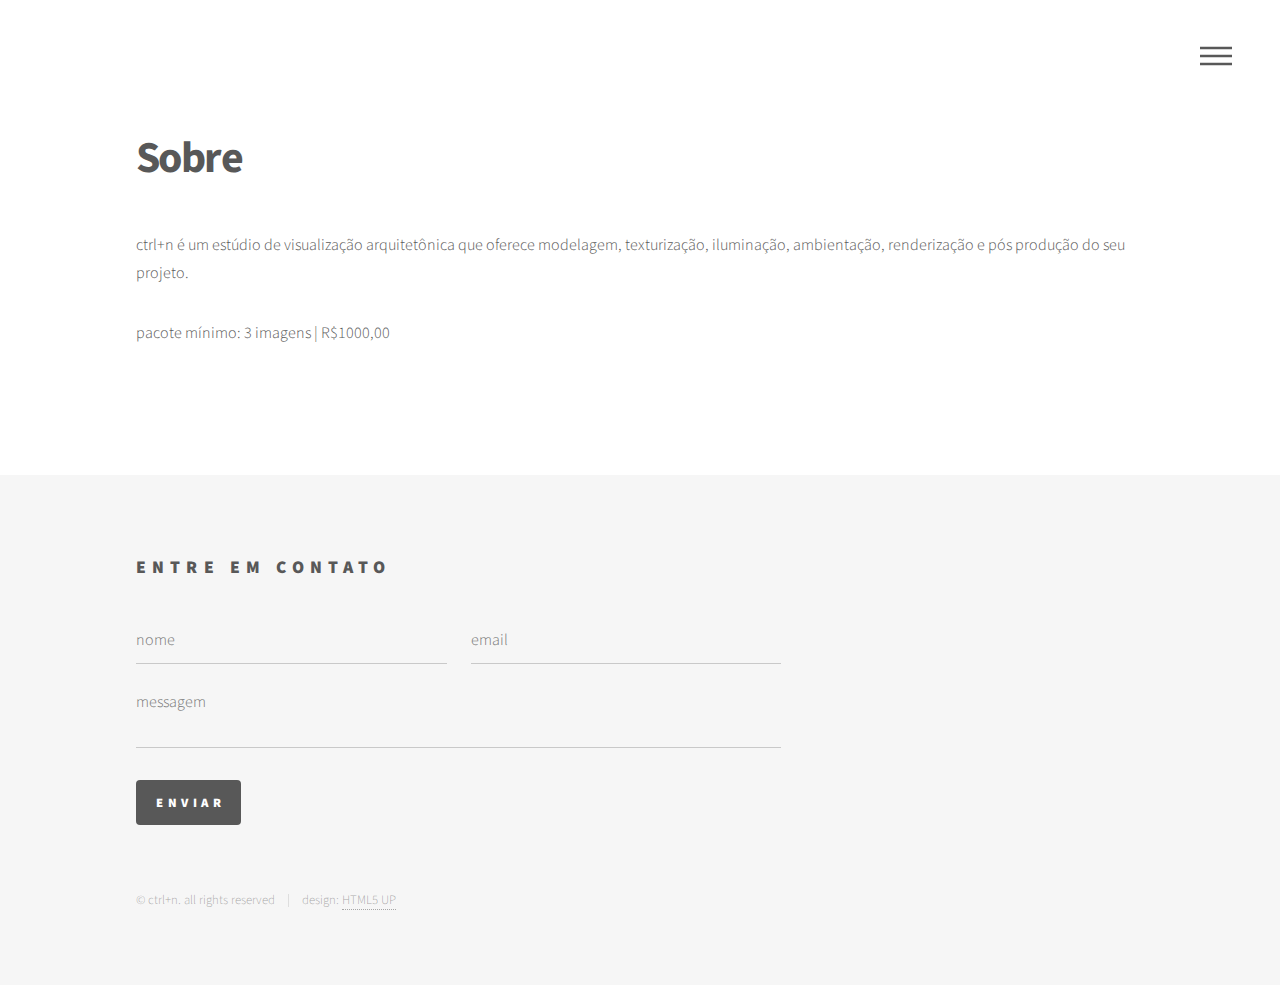
<file: contact.html>
<!DOCTYPE HTML>
<!--
	Phantom by HTML5 UP
	html5up.net | @ajlkn
	Free for personal and commercial use under the CCA 3.0 license (html5up.net/license)
	Edited for archviz portfolio
-->
<html>
	<head>
		<title>contato</title>
		<meta charset="utf-8" />
		<meta name="viewport" content="width=device-width, initial-scale=1, user-scalable=no" />
		<link rel="stylesheet" href="assets/css/main.css" />
		<noscript><link rel="stylesheet" href="assets/css/noscript.css" /></noscript>
	</head>
	<body class="is-preload">
		<!-- Wrapper -->
			<div id="wrapper">

				<!-- Header -->
					<header id="header">
						<div class="inner">

							<!-- Nav -->
								<nav>
									<ul>
										<li><a href="#menu">Menu</a></li>
									</ul>
								</nav>

						</div>
					</header>

				<!-- Menu -->
				<nav id="menu">
					<h2>Menu</h2>
					<ul>
						<li><a href="index.html">projetos</a></li>
						<li><a href="contact.html">contato</a></li>
					</ul>
				</nav>

				<!-- Main -->
					<div id="main">
						<div class="inner">
							<h1>Sobre</h1>
							<p>ctrl+n é um estúdio de visualização arquitetônica que oferece modelagem, texturização, iluminação, ambientação, renderização e pós produção do seu projeto.</p>
							<p>pacote mínimo: 3 imagens | R$1000,00</p>
						</div>
					</div>

				<!-- Footer -->
					<footer id="footer">
						<div class="inner">
							<section>
								<h2>entre em contato</h2>
								<form method="post" action="https://formsubmit.co/contato@ctrln.studio">
									<div class="fields">
										<div class="field half">
											<input type="text" name="name" id="name" placeholder="nome" />
										</div>
										<div class="field half">
											<input type="email" name="email" id="email" placeholder="email" />
										</div>
										<div class="field">
											<textarea name="message" id="message" placeholder="messagem"></textarea>
										</div>
									</div>
									<ul class="actions">
										<li><input type="submit" value="Enviar" class="primary" /></li>
									</ul>
								</form>
							</section>
							<ul class="copyright">
								<li>&copy; ctrl+n. all rights reserved</li><li>design: <a href="http://html5up.net">HTML5 UP</a></li>
							</ul>
						</div>
					</footer>

			</div>

		<!-- Scripts -->
			<script src="assets/js/jquery.min.js"></script>
			<script src="assets/js/browser.min.js"></script>
			<script src="assets/js/breakpoints.min.js"></script>
			<script src="assets/js/util.js"></script>
			<script src="assets/js/main.js"></script>

	</body>
</html>
</file>
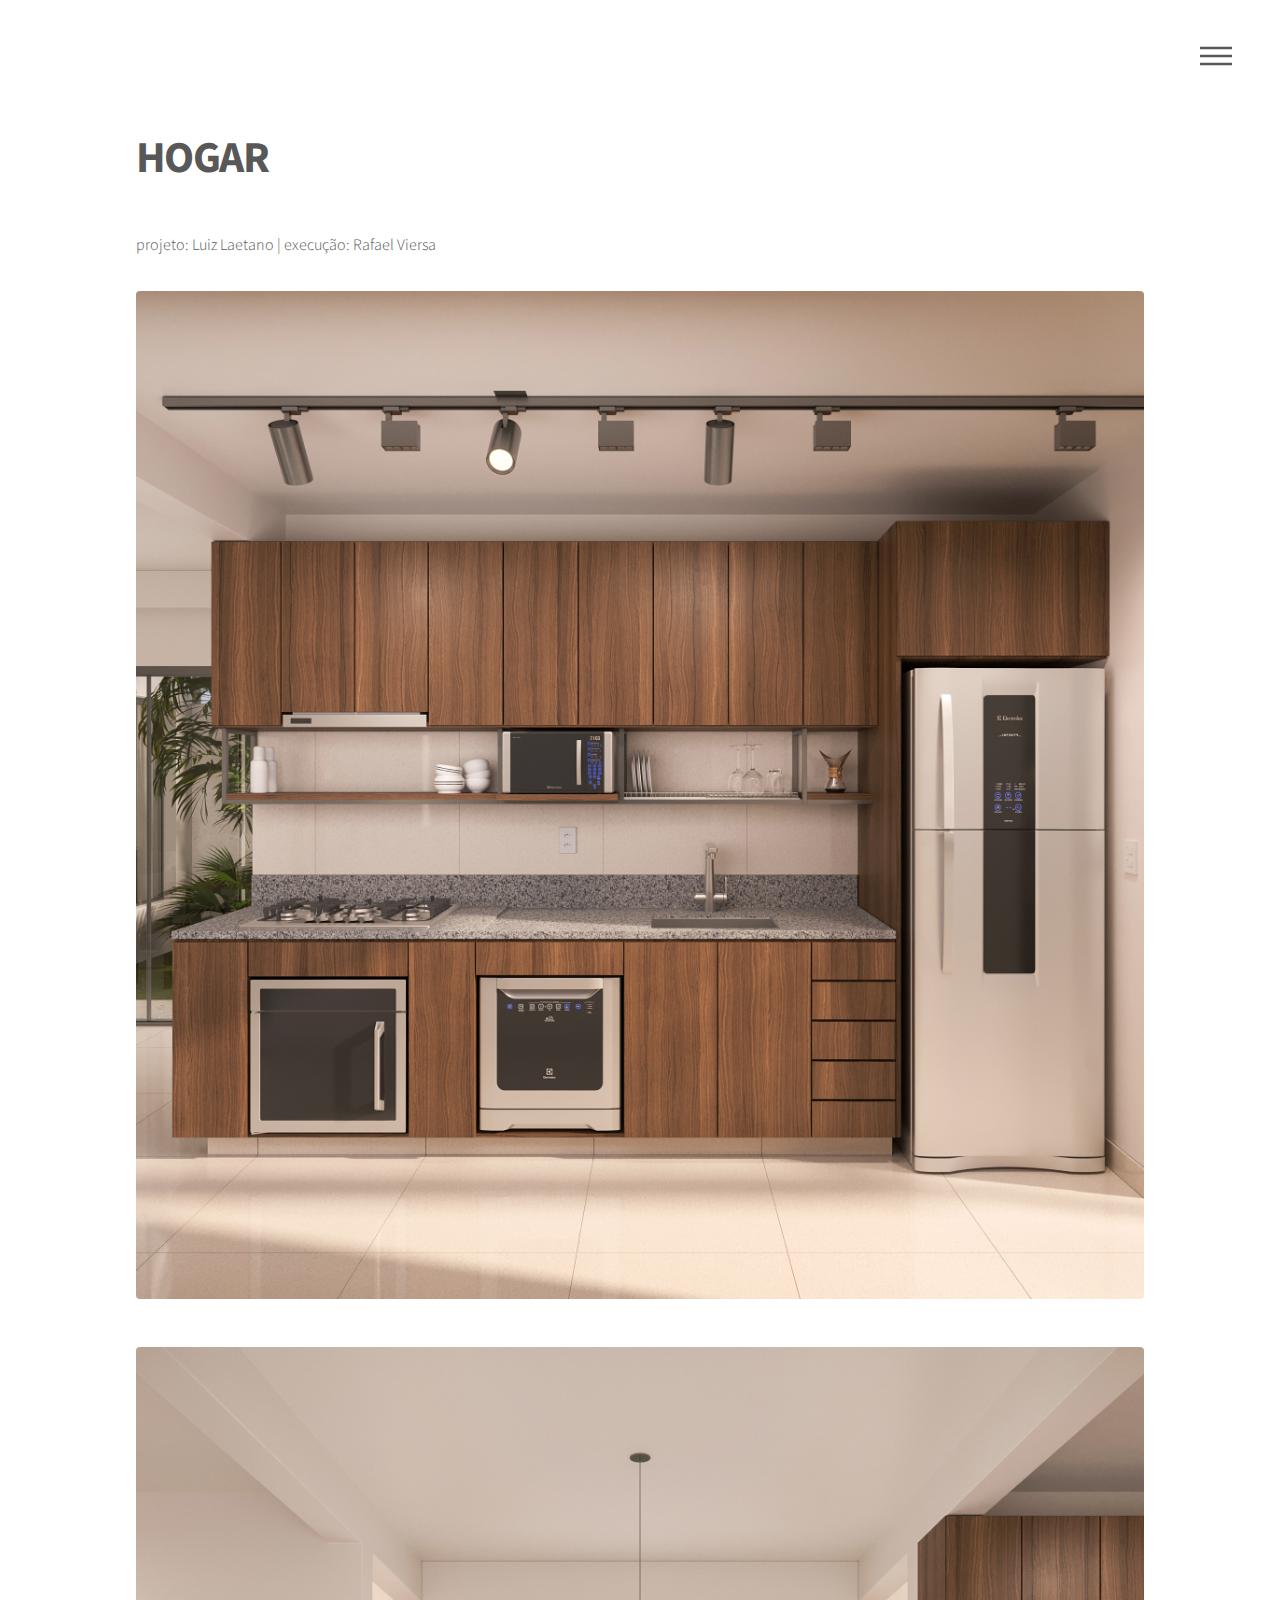
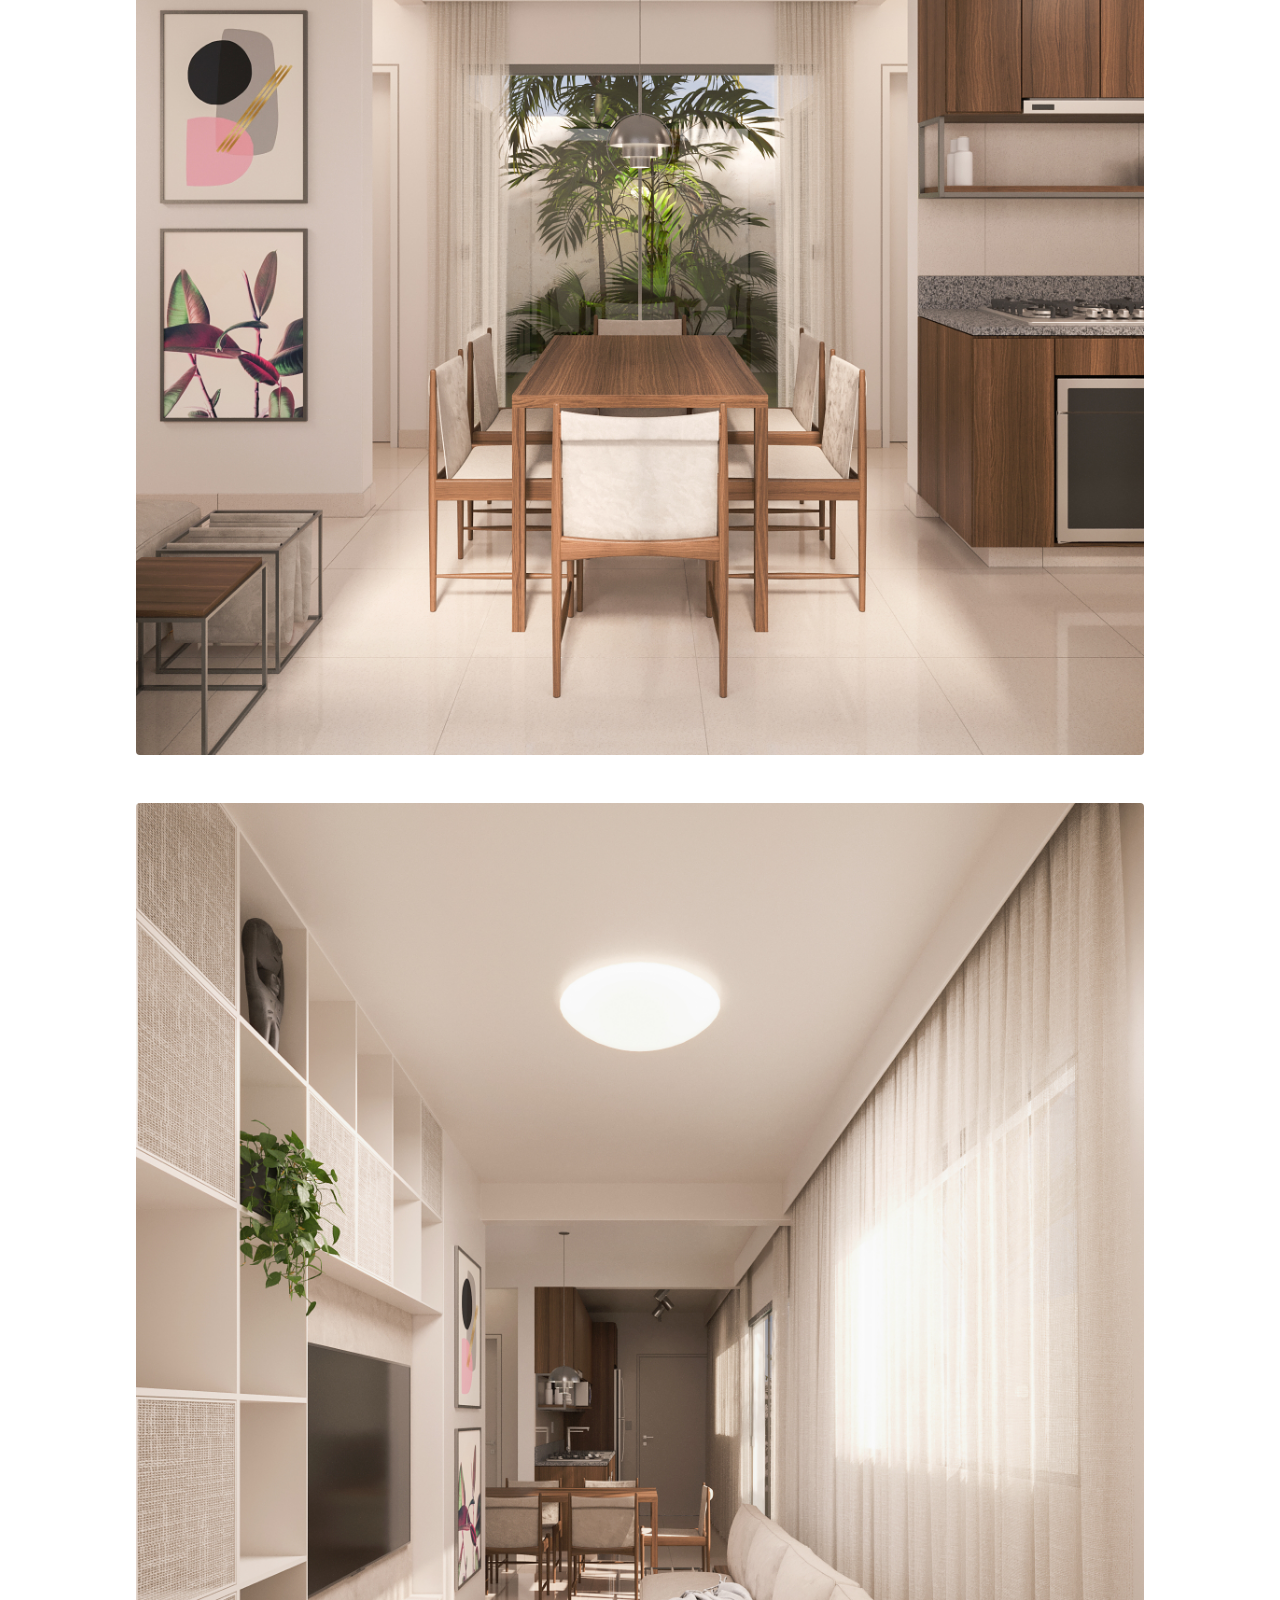
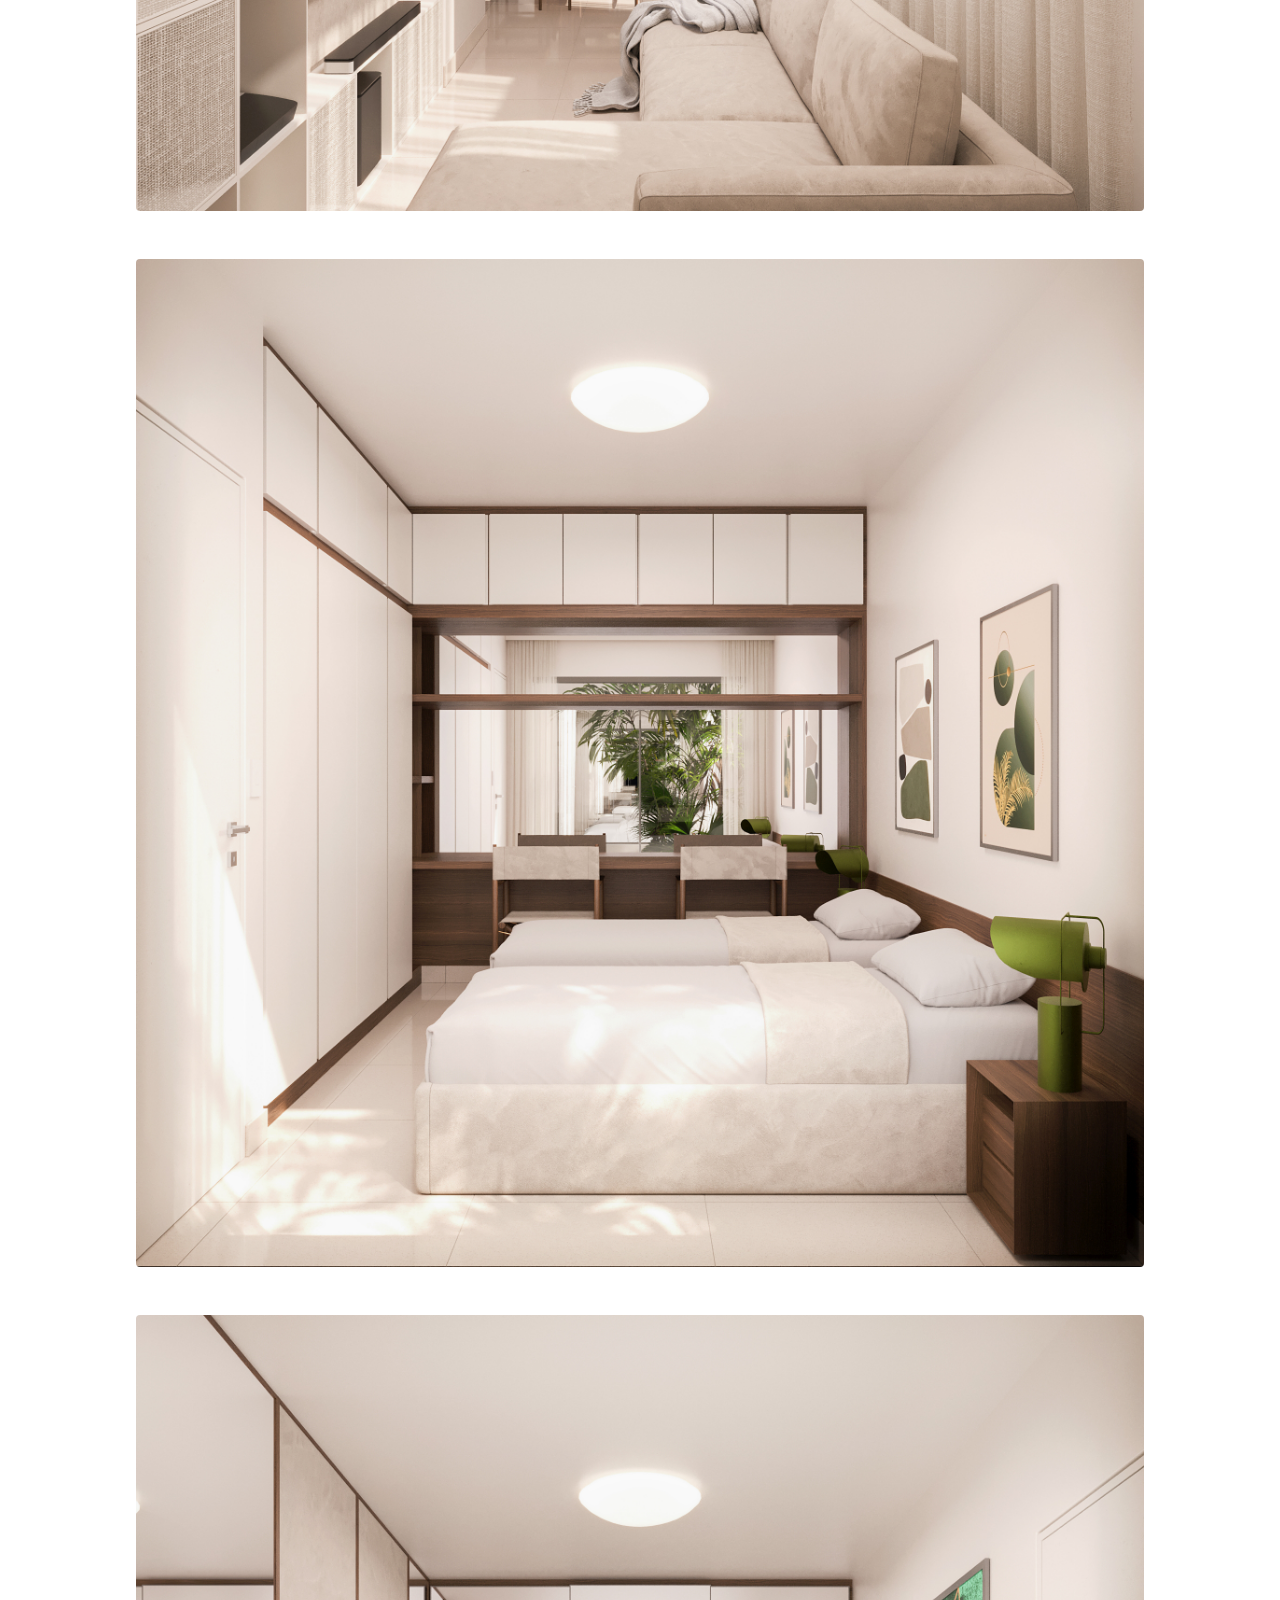
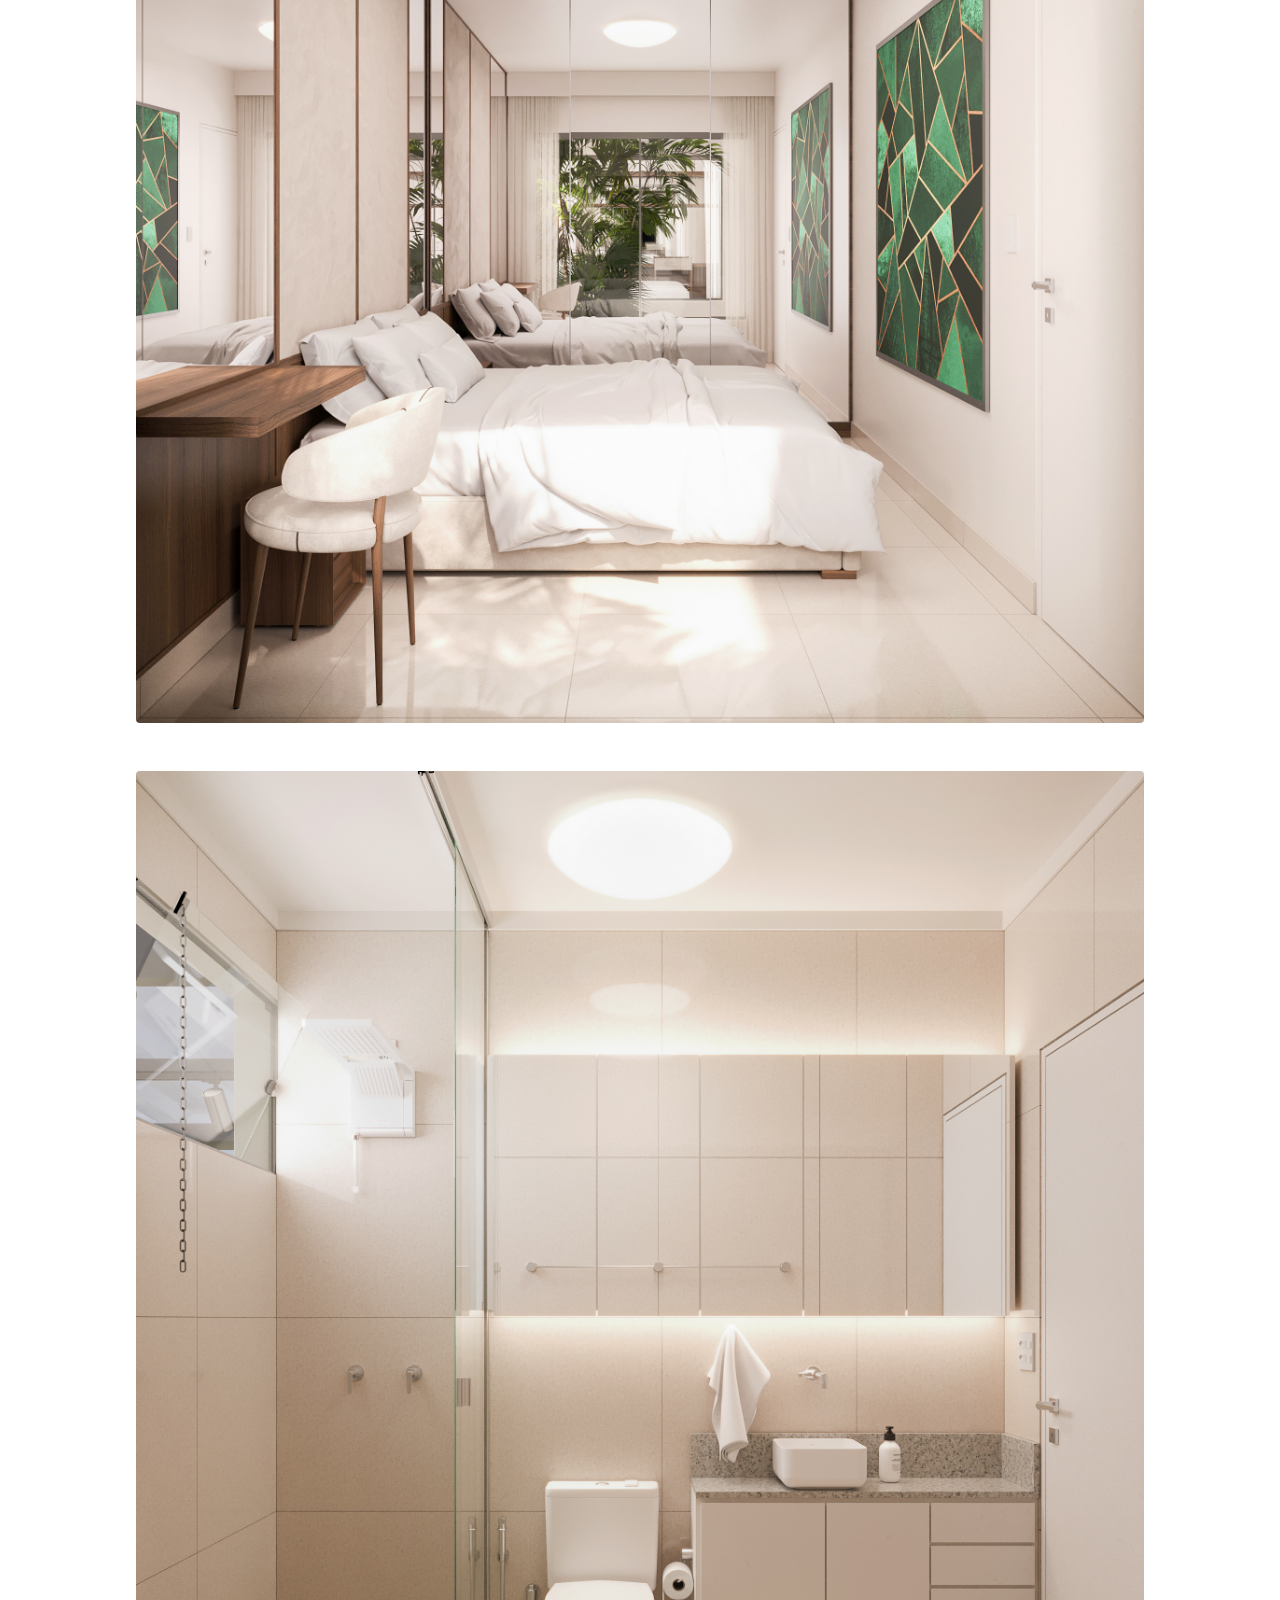
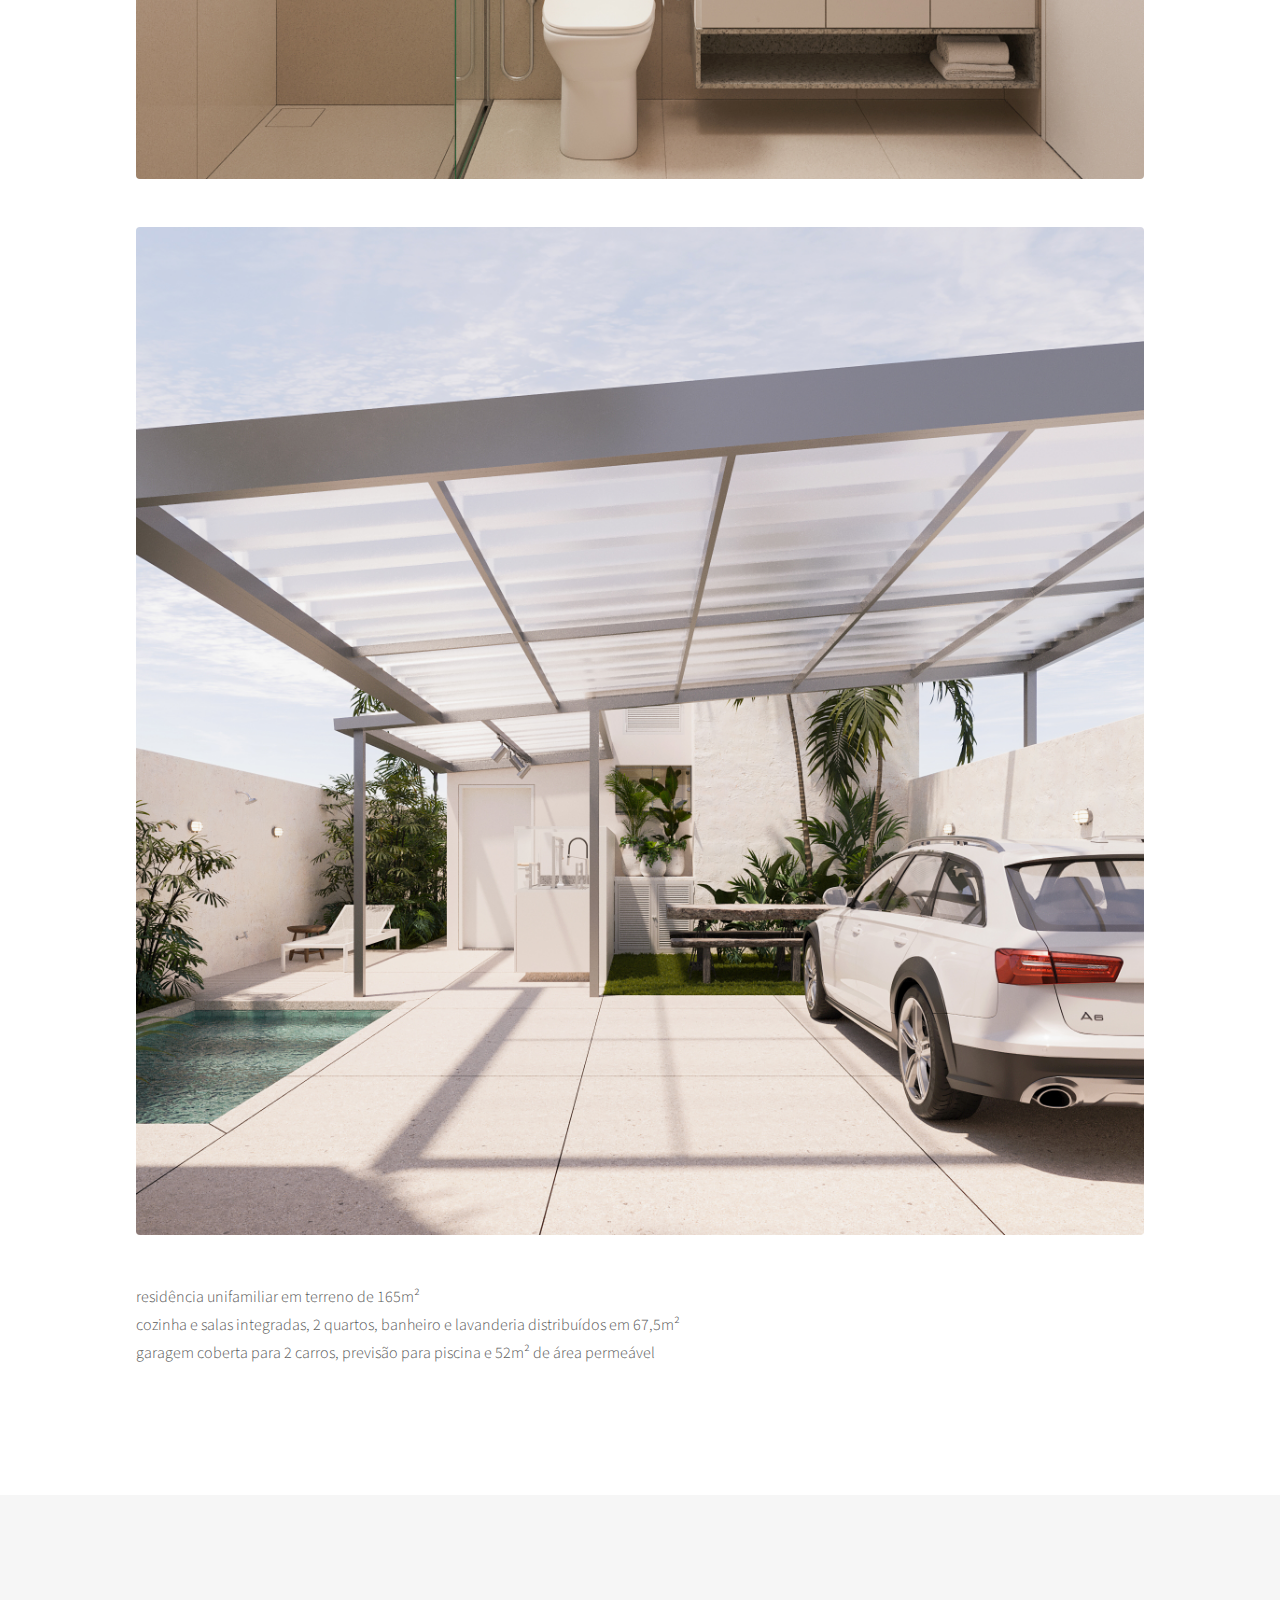
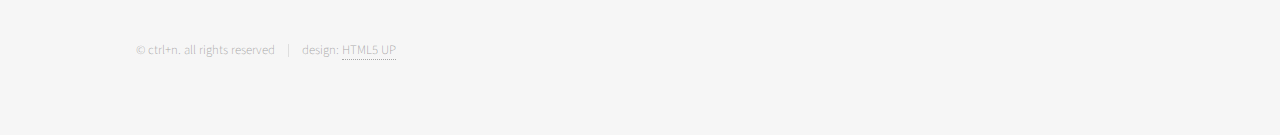
<file: hogar.html>
<!DOCTYPE HTML>
<!--
	Phantom by HTML5 UP
	html5up.net | @ajlkn
	Free for personal and commercial use under the CCA 3.0 license (html5up.net/license)
	Edited for archviz portfolio
-->
<html>
	<head>
		<title>hogar</title>
		<meta charset="utf-8" />
		<meta name="viewport" content="width=device-width, initial-scale=1, user-scalable=no" />
		<link rel="stylesheet" href="assets/css/main.css" />
		<noscript><link rel="stylesheet" href="assets/css/noscript.css" /></noscript>
	</head>
	<body class="is-preload">
		<!-- Wrapper -->
			<div id="wrapper">

				<!-- Header -->
					<header id="header">
						<div class="inner">

							<!-- Nav -->
								<nav>
									<ul>
										<li><a href="#menu">Menu</a></li>
									</ul>
								</nav>

						</div>
					</header>

				<!-- Menu -->
				<nav id="menu">
					<h2>Menu</h2>
					<ul>
						<li><a href="index.html">projetos</a></li>
						<li><a href="contact.html">contato</a></li>
					</ul>
				</nav>

				<!-- Main -->
					<div id="main">
						<div class="inner">
							<h1>HOGAR</h1>
							<p>projeto: Luiz Laetano | execução: Rafael Viersa</p>
							<span class="image main"><img src="images/hogar1.jpg" alt="" /></span>
							<span class="image main"><img src="images/hogar2.jpg" alt="" /></span>
							<span class="image main"><img src="images/hogar3.jpg" alt="" /></span>
							<span class="image main"><img src="images/hogar4.jpg" alt="" /></span>
							<span class="image main"><img src="images/hogar5.jpg" alt="" /></span>
							<span class="image main"><img src="images/hogar6.jpg" alt="" /></span>
							<span class="image main"><img src="images/hogar7.jpg" alt="" /></span>
							<p>residência unifamiliar em terreno de 165m²<br />
								cozinha e salas integradas, 2 quartos, banheiro e lavanderia distribuídos em 67,5m²<br />
								garagem coberta para 2 carros, previsão para piscina e 52m² de área permeável</p>
						</div>
					</div>

				<!-- Footer -->
				<footer id="footer">
					<div class="inner">
						<ul class="copyright">
							<li>&copy; ctrl+n. all rights reserved</li><li>design: <a href="http://html5up.net">HTML5 UP</a></li>
						</ul>
					</div>
				</footer>

			</div>

		<!-- Scripts -->
			<script src="assets/js/jquery.min.js"></script>
			<script src="assets/js/browser.min.js"></script>
			<script src="assets/js/breakpoints.min.js"></script>
			<script src="assets/js/util.js"></script>
			<script src="assets/js/main.js"></script>

	</body>
</html>
</file>
<file: assets/css/noscript.css>
/*
	Phantom by HTML5 UP
	html5up.net | @ajlkn
	Free for personal and commercial use under the CCA 3.0 license (html5up.net/license)
*/

/* Tiles */

	body.is-preload .tiles article {
		-moz-transform: none;
		-webkit-transform: none;
		-ms-transform: none;
		transform: none;
		opacity: 1;
	}
</file>
<file: assets/css/main.css>
@import url(fontawesome-all.min.css);
@import url("https://fonts.googleapis.com/css?family=Source+Sans+Pro:300,700,900");

/*
	Phantom by HTML5 UP
	html5up.net | @ajlkn
	Free for personal and commercial use under the CCA 3.0 license (html5up.net/license)
*/

html, body, div, span, applet, object,
iframe, h1, h2, h3, h4, h5, h6, p, blockquote,
pre, a, abbr, acronym, address, big, cite,
code, del, dfn, em, img, ins, kbd, q, s, samp,
small, strike, strong, sub, sup, tt, var, b,
u, i, center, dl, dt, dd, ol, ul, li, fieldset,
form, label, legend, table, caption, tbody,
tfoot, thead, tr, th, td, article, aside,
canvas, details, embed, figure, figcaption,
footer, header, hgroup, menu, nav, output, ruby,
section, summary, time, mark, audio, video {
	margin: 0;
	padding: 0;
	border: 0;
	font-size: 100%;
	font: inherit;
	vertical-align: baseline;}

article, aside, details, figcaption, figure,
footer, header, hgroup, menu, nav, section {
	display: block;}

body {
	line-height: 1;
}

ol, ul {
	list-style: none;
}

blockquote, q {
	quotes: none;
}

	blockquote:before, blockquote:after, q:before, q:after {
		content: '';
		content: none;
	}

table {
	border-collapse: collapse;
	border-spacing: 0;
}

body {
	-webkit-text-size-adjust: none;
}

mark {
	background-color: transparent;
	color: inherit;
}

input::-moz-focus-inner {
	border: 0;
	padding: 0;
}

input, select, textarea {
	-moz-appearance: none;
	-webkit-appearance: none;
	-ms-appearance: none;
	appearance: none;
}

/* Basic */

	@-ms-viewport {
		width: device-width;
	}

	body {
		-ms-overflow-style: scrollbar;
	}

	@media screen and (max-width: 480px) {

		html, body {
			min-width: 320px;
		}

	}

	html {
		box-sizing: border-box;
	}

	*, *:before, *:after {
		box-sizing: inherit;
	}

	body {
		background: #ffffff;
	}

		body.is-preload *, body.is-preload *:before, body.is-preload *:after {
			-moz-animation: none !important;
			-webkit-animation: none !important;
			-ms-animation: none !important;
			animation: none !important;
			-moz-transition: none !important;
			-webkit-transition: none !important;
			-ms-transition: none !important;
			transition: none !important;
		}

/* Type */

	body, input, select, textarea {
		color: #585858;
		font-family: "Source Sans Pro", Helvetica, sans-serif;
		font-size: 16pt;
		font-weight: 300;
		line-height: 1.75;
	}

		@media screen and (max-width: 1680px) {

			body, input, select, textarea {
				font-size: 14pt;
			}

		}

		@media screen and (max-width: 1280px) {

			body, input, select, textarea {
				font-size: 12pt;
			}

		}

	a {
		-moz-transition: border-bottom-color 0.2s ease, color 0.2s ease;
		-webkit-transition: border-bottom-color 0.2s ease, color 0.2s ease;
		-ms-transition: border-bottom-color 0.2s ease, color 0.2s ease;
		transition: border-bottom-color 0.2s ease, color 0.2s ease;
		text-decoration: none;
		color: #585858;
		border-bottom: dotted 1px rgba(88, 88, 88, 0.5);
	}

		a:hover {
			border-bottom-color: transparent;
			color: #f2849e !important;
		}

	strong, b {
		font-weight: 900;
	}

	em, i {
		font-style: italic;
	}

	p {
		margin: 0 0 2em 0;
	}

	h1 {
		font-size: 2.75em;
		font-weight: 700;
		line-height: 1.3;
		margin: 0 0 1em 0;
		letter-spacing: -0.035em;
	}

		h1 a {
			color: inherit;
		}

		@media screen and (max-width: 736px) {

			h1 {
				font-size: 2em;
				margin: 0 0 1em 0;
			}

		}

		@media screen and (max-width: 360px) {

			h1 {
				font-size: 1.75em;
			}

		}

	h2, h3, h4, h5, h6 {
		font-weight: 900;
		line-height: 1.5;
		margin: 0 0 2em 0;
		text-transform: uppercase;
		letter-spacing: 0.35em;
	}

		h2 a, h3 a, h4 a, h5 a, h6 a {
			color: inherit;
		}

	h2 {
		font-size: 1.1em;
	}

	h3 {
		font-size: 1em;
	}

	h4 {
		font-size: 0.8em;
	}

	h5 {
		font-size: 0.8em;
	}

	h6 {
		font-size: 0.8em;
	}

	@media screen and (max-width: 980px) {

		h1 br, h2 br, h3 br, h4 br, h5 br, h6 br {
			display: none;
		}

	}

	@media screen and (max-width: 736px) {

		h2 {
			font-size: 1em;
		}

		h3 {
			font-size: 0.8em;
		}

	}

	sub {
		font-size: 0.8em;
		position: relative;
		top: 0.5em;
	}

	sup {
		font-size: 0.8em;
		position: relative;
		top: -0.5em;
	}

	blockquote {
		border-left: solid 4px #c9c9c9;
		font-style: italic;
		margin: 0 0 2em 0;
		padding: 0.5em 0 0.5em 2em;
	}

	code {
		background: rgba(144, 144, 144, 0.075);
		border-radius: 4px;
		border: solid 1px #c9c9c9;
		font-family: "Courier New", monospace;
		font-size: 0.9em;
		margin: 0 0.25em;
		padding: 0.25em 0.65em;
	}

	pre {
		-webkit-overflow-scrolling: touch;
		font-family: "Courier New", monospace;
		font-size: 0.9em;
		margin: 0 0 2em 0;
	}

		pre code {
			display: block;
			line-height: 1.75;
			padding: 1em 1.5em;
			overflow-x: auto;
		}

	hr {
		border: 0;
		border-bottom: solid 1px #c9c9c9;
		margin: 2em 0;
	}

		hr.major {
			margin: 3em 0;
		}

	.align-left {
		text-align: left;
	}

	.align-center {
		text-align: center;
	}

	.align-right {
		text-align: right;
	}

/* Row */

	.row {
		display: flex;
		flex-wrap: wrap;
		box-sizing: border-box;
		align-items: stretch;
	}

		.row > * {
			box-sizing: border-box;
		}

		.row.gtr-uniform > * > :last-child {
			margin-bottom: 0;
		}

		.row.aln-left {
			justify-content: flex-start;
		}

		.row.aln-center {
			justify-content: center;
		}

		.row.aln-right {
			justify-content: flex-end;
		}

		.row.aln-top {
			align-items: flex-start;
		}

		.row.aln-middle {
			align-items: center;
		}

		.row.aln-bottom {
			align-items: flex-end;
		}

		.row > .imp {
			order: -1;
		}

		.row > .col-1 {
			width: 8.33333%;
		}

		.row > .off-1 {
			margin-left: 8.33333%;
		}

		.row > .col-2 {
			width: 16.66667%;
		}

		.row > .off-2 {
			margin-left: 16.66667%;
		}

		.row > .col-3 {
			width: 25%;
		}

		.row > .off-3 {
			margin-left: 25%;
		}

		.row > .col-4 {
			width: 33.33333%;
		}

		.row > .off-4 {
			margin-left: 33.33333%;
		}

		.row > .col-5 {
			width: 41.66667%;
		}

		.row > .off-5 {
			margin-left: 41.66667%;
		}

		.row > .col-6 {
			width: 50%;
		}

		.row > .off-6 {
			margin-left: 50%;
		}

		.row > .col-7 {
			width: 58.33333%;
		}

		.row > .off-7 {
			margin-left: 58.33333%;
		}

		.row > .col-8 {
			width: 66.66667%;
		}

		.row > .off-8 {
			margin-left: 66.66667%;
		}

		.row > .col-9 {
			width: 75%;
		}

		.row > .off-9 {
			margin-left: 75%;
		}

		.row > .col-10 {
			width: 83.33333%;
		}

		.row > .off-10 {
			margin-left: 83.33333%;
		}

		.row > .col-11 {
			width: 91.66667%;
		}

		.row > .off-11 {
			margin-left: 91.66667%;
		}

		.row > .col-12 {
			width: 100%;
		}

		.row > .off-12 {
			margin-left: 100%;
		}

		.row.gtr-0 {
			margin-top: 0;
			margin-left: 0em;
		}

			.row.gtr-0 > * {
				padding: 0 0 0 0em;
			}

			.row.gtr-0.gtr-uniform {
				margin-top: 0em;
			}

				.row.gtr-0.gtr-uniform > * {
					padding-top: 0em;
				}

		.row.gtr-25 {
			margin-top: 0;
			margin-left: -0.5em;
		}

			.row.gtr-25 > * {
				padding: 0 0 0 0.5em;
			}

			.row.gtr-25.gtr-uniform {
				margin-top: -0.5em;
			}

				.row.gtr-25.gtr-uniform > * {
					padding-top: 0.5em;
				}

		.row.gtr-50 {
			margin-top: 0;
			margin-left: -1em;
		}

			.row.gtr-50 > * {
				padding: 0 0 0 1em;
			}

			.row.gtr-50.gtr-uniform {
				margin-top: -1em;
			}

				.row.gtr-50.gtr-uniform > * {
					padding-top: 1em;
				}

		.row {
			margin-top: 0;
			margin-left: -2em;
		}

			.row > * {
				padding: 0 0 0 2em;
			}

			.row.gtr-uniform {
				margin-top: -2em;
			}

				.row.gtr-uniform > * {
					padding-top: 2em;
				}

		.row.gtr-150 {
			margin-top: 0;
			margin-left: -3em;
		}

			.row.gtr-150 > * {
				padding: 0 0 0 3em;
			}

			.row.gtr-150.gtr-uniform {
				margin-top: -3em;
			}

				.row.gtr-150.gtr-uniform > * {
					padding-top: 3em;
				}

		.row.gtr-200 {
			margin-top: 0;
			margin-left: -4em;
		}

			.row.gtr-200 > * {
				padding: 0 0 0 4em;
			}

			.row.gtr-200.gtr-uniform {
				margin-top: -4em;
			}

				.row.gtr-200.gtr-uniform > * {
					padding-top: 4em;
				}

		@media screen and (max-width: 1680px) {

			.row {
				display: flex;
				flex-wrap: wrap;
				box-sizing: border-box;
				align-items: stretch;
			}

				.row > * {
					box-sizing: border-box;
				}

				.row.gtr-uniform > * > :last-child {
					margin-bottom: 0;
				}

				.row.aln-left {
					justify-content: flex-start;
				}

				.row.aln-center {
					justify-content: center;
				}

				.row.aln-right {
					justify-content: flex-end;
				}

				.row.aln-top {
					align-items: flex-start;
				}

				.row.aln-middle {
					align-items: center;
				}

				.row.aln-bottom {
					align-items: flex-end;
				}

				.row > .imp-xlarge {
					order: -1;
				}

				.row > .col-1-xlarge {
					width: 8.33333%;
				}

				.row > .off-1-xlarge {
					margin-left: 8.33333%;
				}

				.row > .col-2-xlarge {
					width: 16.66667%;
				}

				.row > .off-2-xlarge {
					margin-left: 16.66667%;
				}

				.row > .col-3-xlarge {
					width: 25%;
				}

				.row > .off-3-xlarge {
					margin-left: 25%;
				}

				.row > .col-4-xlarge {
					width: 33.33333%;
				}

				.row > .off-4-xlarge {
					margin-left: 33.33333%;
				}

				.row > .col-5-xlarge {
					width: 41.66667%;
				}

				.row > .off-5-xlarge {
					margin-left: 41.66667%;
				}

				.row > .col-6-xlarge {
					width: 50%;
				}

				.row > .off-6-xlarge {
					margin-left: 50%;
				}

				.row > .col-7-xlarge {
					width: 58.33333%;
				}

				.row > .off-7-xlarge {
					margin-left: 58.33333%;
				}

				.row > .col-8-xlarge {
					width: 66.66667%;
				}

				.row > .off-8-xlarge {
					margin-left: 66.66667%;
				}

				.row > .col-9-xlarge {
					width: 75%;
				}

				.row > .off-9-xlarge {
					margin-left: 75%;
				}

				.row > .col-10-xlarge {
					width: 83.33333%;
				}

				.row > .off-10-xlarge {
					margin-left: 83.33333%;
				}

				.row > .col-11-xlarge {
					width: 91.66667%;
				}

				.row > .off-11-xlarge {
					margin-left: 91.66667%;
				}

				.row > .col-12-xlarge {
					width: 100%;
				}

				.row > .off-12-xlarge {
					margin-left: 100%;
				}

				.row.gtr-0 {
					margin-top: 0;
					margin-left: 0em;
				}

					.row.gtr-0 > * {
						padding: 0 0 0 0em;
					}

					.row.gtr-0.gtr-uniform {
						margin-top: 0em;
					}

						.row.gtr-0.gtr-uniform > * {
							padding-top: 0em;
						}

				.row.gtr-25 {
					margin-top: 0;
					margin-left: -0.5em;
				}

					.row.gtr-25 > * {
						padding: 0 0 0 0.5em;
					}

					.row.gtr-25.gtr-uniform {
						margin-top: -0.5em;
					}

						.row.gtr-25.gtr-uniform > * {
							padding-top: 0.5em;
						}

				.row.gtr-50 {
					margin-top: 0;
					margin-left: -1em;
				}

					.row.gtr-50 > * {
						padding: 0 0 0 1em;
					}

					.row.gtr-50.gtr-uniform {
						margin-top: -1em;
					}

						.row.gtr-50.gtr-uniform > * {
							padding-top: 1em;
						}

				.row {
					margin-top: 0;
					margin-left: -2em;
				}

					.row > * {
						padding: 0 0 0 2em;
					}

					.row.gtr-uniform {
						margin-top: -2em;
					}

						.row.gtr-uniform > * {
							padding-top: 2em;
						}

				.row.gtr-150 {
					margin-top: 0;
					margin-left: -3em;
				}

					.row.gtr-150 > * {
						padding: 0 0 0 3em;
					}

					.row.gtr-150.gtr-uniform {
						margin-top: -3em;
					}

						.row.gtr-150.gtr-uniform > * {
							padding-top: 3em;
						}

				.row.gtr-200 {
					margin-top: 0;
					margin-left: -4em;
				}

					.row.gtr-200 > * {
						padding: 0 0 0 4em;
					}

					.row.gtr-200.gtr-uniform {
						margin-top: -4em;
					}

						.row.gtr-200.gtr-uniform > * {
							padding-top: 4em;
						}

		}

		@media screen and (max-width: 1280px) {

			.row {
				display: flex;
				flex-wrap: wrap;
				box-sizing: border-box;
				align-items: stretch;
			}

				.row > * {
					box-sizing: border-box;
				}

				.row.gtr-uniform > * > :last-child {
					margin-bottom: 0;
				}

				.row.aln-left {
					justify-content: flex-start;
				}

				.row.aln-center {
					justify-content: center;
				}

				.row.aln-right {
					justify-content: flex-end;
				}

				.row.aln-top {
					align-items: flex-start;
				}

				.row.aln-middle {
					align-items: center;
				}

				.row.aln-bottom {
					align-items: flex-end;
				}

				.row > .imp-large {
					order: -1;
				}

				.row > .col-1-large {
					width: 8.33333%;
				}

				.row > .off-1-large {
					margin-left: 8.33333%;
				}

				.row > .col-2-large {
					width: 16.66667%;
				}

				.row > .off-2-large {
					margin-left: 16.66667%;
				}

				.row > .col-3-large {
					width: 25%;
				}

				.row > .off-3-large {
					margin-left: 25%;
				}

				.row > .col-4-large {
					width: 33.33333%;
				}

				.row > .off-4-large {
					margin-left: 33.33333%;
				}

				.row > .col-5-large {
					width: 41.66667%;
				}

				.row > .off-5-large {
					margin-left: 41.66667%;
				}

				.row > .col-6-large {
					width: 50%;
				}

				.row > .off-6-large {
					margin-left: 50%;
				}

				.row > .col-7-large {
					width: 58.33333%;
				}

				.row > .off-7-large {
					margin-left: 58.33333%;
				}

				.row > .col-8-large {
					width: 66.66667%;
				}

				.row > .off-8-large {
					margin-left: 66.66667%;
				}

				.row > .col-9-large {
					width: 75%;
				}

				.row > .off-9-large {
					margin-left: 75%;
				}

				.row > .col-10-large {
					width: 83.33333%;
				}

				.row > .off-10-large {
					margin-left: 83.33333%;
				}

				.row > .col-11-large {
					width: 91.66667%;
				}

				.row > .off-11-large {
					margin-left: 91.66667%;
				}

				.row > .col-12-large {
					width: 100%;
				}

				.row > .off-12-large {
					margin-left: 100%;
				}

				.row.gtr-0 {
					margin-top: 0;
					margin-left: 0em;
				}

					.row.gtr-0 > * {
						padding: 0 0 0 0em;
					}

					.row.gtr-0.gtr-uniform {
						margin-top: 0em;
					}

						.row.gtr-0.gtr-uniform > * {
							padding-top: 0em;
						}

				.row.gtr-25 {
					margin-top: 0;
					margin-left: -0.5em;
				}

					.row.gtr-25 > * {
						padding: 0 0 0 0.5em;
					}

					.row.gtr-25.gtr-uniform {
						margin-top: -0.5em;
					}

						.row.gtr-25.gtr-uniform > * {
							padding-top: 0.5em;
						}

				.row.gtr-50 {
					margin-top: 0;
					margin-left: -1em;
				}

					.row.gtr-50 > * {
						padding: 0 0 0 1em;
					}

					.row.gtr-50.gtr-uniform {
						margin-top: -1em;
					}

						.row.gtr-50.gtr-uniform > * {
							padding-top: 1em;
						}

				.row {
					margin-top: 0;
					margin-left: -2em;
				}

					.row > * {
						padding: 0 0 0 2em;
					}

					.row.gtr-uniform {
						margin-top: -2em;
					}

						.row.gtr-uniform > * {
							padding-top: 2em;
						}

				.row.gtr-150 {
					margin-top: 0;
					margin-left: -3em;
				}

					.row.gtr-150 > * {
						padding: 0 0 0 3em;
					}

					.row.gtr-150.gtr-uniform {
						margin-top: -3em;
					}

						.row.gtr-150.gtr-uniform > * {
							padding-top: 3em;
						}

				.row.gtr-200 {
					margin-top: 0;
					margin-left: -4em;
				}

					.row.gtr-200 > * {
						padding: 0 0 0 4em;
					}

					.row.gtr-200.gtr-uniform {
						margin-top: -4em;
					}

						.row.gtr-200.gtr-uniform > * {
							padding-top: 4em;
						}

		}

		@media screen and (max-width: 980px) {

			.row {
				display: flex;
				flex-wrap: wrap;
				box-sizing: border-box;
				align-items: stretch;
			}

				.row > * {
					box-sizing: border-box;
				}

				.row.gtr-uniform > * > :last-child {
					margin-bottom: 0;
				}

				.row.aln-left {
					justify-content: flex-start;
				}

				.row.aln-center {
					justify-content: center;
				}

				.row.aln-right {
					justify-content: flex-end;
				}

				.row.aln-top {
					align-items: flex-start;
				}

				.row.aln-middle {
					align-items: center;
				}

				.row.aln-bottom {
					align-items: flex-end;
				}

				.row > .imp-medium {
					order: -1;
				}

				.row > .col-1-medium {
					width: 8.33333%;
				}

				.row > .off-1-medium {
					margin-left: 8.33333%;
				}

				.row > .col-2-medium {
					width: 16.66667%;
				}

				.row > .off-2-medium {
					margin-left: 16.66667%;
				}

				.row > .col-3-medium {
					width: 25%;
				}

				.row > .off-3-medium {
					margin-left: 25%;
				}

				.row > .col-4-medium {
					width: 33.33333%;
				}

				.row > .off-4-medium {
					margin-left: 33.33333%;
				}

				.row > .col-5-medium {
					width: 41.66667%;
				}

				.row > .off-5-medium {
					margin-left: 41.66667%;
				}

				.row > .col-6-medium {
					width: 50%;
				}

				.row > .off-6-medium {
					margin-left: 50%;
				}

				.row > .col-7-medium {
					width: 58.33333%;
				}

				.row > .off-7-medium {
					margin-left: 58.33333%;
				}

				.row > .col-8-medium {
					width: 66.66667%;
				}

				.row > .off-8-medium {
					margin-left: 66.66667%;
				}

				.row > .col-9-medium {
					width: 75%;
				}

				.row > .off-9-medium {
					margin-left: 75%;
				}

				.row > .col-10-medium {
					width: 83.33333%;
				}

				.row > .off-10-medium {
					margin-left: 83.33333%;
				}

				.row > .col-11-medium {
					width: 91.66667%;
				}

				.row > .off-11-medium {
					margin-left: 91.66667%;
				}

				.row > .col-12-medium {
					width: 100%;
				}

				.row > .off-12-medium {
					margin-left: 100%;
				}

				.row.gtr-0 {
					margin-top: 0;
					margin-left: 0em;
				}

					.row.gtr-0 > * {
						padding: 0 0 0 0em;
					}

					.row.gtr-0.gtr-uniform {
						margin-top: 0em;
					}

						.row.gtr-0.gtr-uniform > * {
							padding-top: 0em;
						}

				.row.gtr-25 {
					margin-top: 0;
					margin-left: -0.375em;
				}

					.row.gtr-25 > * {
						padding: 0 0 0 0.375em;
					}

					.row.gtr-25.gtr-uniform {
						margin-top: -0.375em;
					}

						.row.gtr-25.gtr-uniform > * {
							padding-top: 0.375em;
						}

				.row.gtr-50 {
					margin-top: 0;
					margin-left: -0.75em;
				}

					.row.gtr-50 > * {
						padding: 0 0 0 0.75em;
					}

					.row.gtr-50.gtr-uniform {
						margin-top: -0.75em;
					}

						.row.gtr-50.gtr-uniform > * {
							padding-top: 0.75em;
						}

				.row {
					margin-top: 0;
					margin-left: -1.5em;
				}

					.row > * {
						padding: 0 0 0 1.5em;
					}

					.row.gtr-uniform {
						margin-top: -1.5em;
					}

						.row.gtr-uniform > * {
							padding-top: 1.5em;
						}

				.row.gtr-150 {
					margin-top: 0;
					margin-left: -2.25em;
				}

					.row.gtr-150 > * {
						padding: 0 0 0 2.25em;
					}

					.row.gtr-150.gtr-uniform {
						margin-top: -2.25em;
					}

						.row.gtr-150.gtr-uniform > * {
							padding-top: 2.25em;
						}

				.row.gtr-200 {
					margin-top: 0;
					margin-left: -3em;
				}

					.row.gtr-200 > * {
						padding: 0 0 0 3em;
					}

					.row.gtr-200.gtr-uniform {
						margin-top: -3em;
					}

						.row.gtr-200.gtr-uniform > * {
							padding-top: 3em;
						}

		}

		@media screen and (max-width: 736px) {

			.row {
				display: flex;
				flex-wrap: wrap;
				box-sizing: border-box;
				align-items: stretch;
			}

				.row > * {
					box-sizing: border-box;
				}

				.row.gtr-uniform > * > :last-child {
					margin-bottom: 0;
				}

				.row.aln-left {
					justify-content: flex-start;
				}

				.row.aln-center {
					justify-content: center;
				}

				.row.aln-right {
					justify-content: flex-end;
				}

				.row.aln-top {
					align-items: flex-start;
				}

				.row.aln-middle {
					align-items: center;
				}

				.row.aln-bottom {
					align-items: flex-end;
				}

				.row > .imp-small {
					order: -1;
				}

				.row > .col-1-small {
					width: 8.33333%;
				}

				.row > .off-1-small {
					margin-left: 8.33333%;
				}

				.row > .col-2-small {
					width: 16.66667%;
				}

				.row > .off-2-small {
					margin-left: 16.66667%;
				}

				.row > .col-3-small {
					width: 25%;
				}

				.row > .off-3-small {
					margin-left: 25%;
				}

				.row > .col-4-small {
					width: 33.33333%;
				}

				.row > .off-4-small {
					margin-left: 33.33333%;
				}

				.row > .col-5-small {
					width: 41.66667%;
				}

				.row > .off-5-small {
					margin-left: 41.66667%;
				}

				.row > .col-6-small {
					width: 50%;
				}

				.row > .off-6-small {
					margin-left: 50%;
				}

				.row > .col-7-small {
					width: 58.33333%;
				}

				.row > .off-7-small {
					margin-left: 58.33333%;
				}

				.row > .col-8-small {
					width: 66.66667%;
				}

				.row > .off-8-small {
					margin-left: 66.66667%;
				}

				.row > .col-9-small {
					width: 75%;
				}

				.row > .off-9-small {
					margin-left: 75%;
				}

				.row > .col-10-small {
					width: 83.33333%;
				}

				.row > .off-10-small {
					margin-left: 83.33333%;
				}

				.row > .col-11-small {
					width: 91.66667%;
				}

				.row > .off-11-small {
					margin-left: 91.66667%;
				}

				.row > .col-12-small {
					width: 100%;
				}

				.row > .off-12-small {
					margin-left: 100%;
				}

				.row.gtr-0 {
					margin-top: 0;
					margin-left: 0em;
				}

					.row.gtr-0 > * {
						padding: 0 0 0 0em;
					}

					.row.gtr-0.gtr-uniform {
						margin-top: 0em;
					}

						.row.gtr-0.gtr-uniform > * {
							padding-top: 0em;
						}

				.row.gtr-25 {
					margin-top: 0;
					margin-left: -0.25em;
				}

					.row.gtr-25 > * {
						padding: 0 0 0 0.25em;
					}

					.row.gtr-25.gtr-uniform {
						margin-top: -0.25em;
					}

						.row.gtr-25.gtr-uniform > * {
							padding-top: 0.25em;
						}

				.row.gtr-50 {
					margin-top: 0;
					margin-left: -0.5em;
				}

					.row.gtr-50 > * {
						padding: 0 0 0 0.5em;
					}

					.row.gtr-50.gtr-uniform {
						margin-top: -0.5em;
					}

						.row.gtr-50.gtr-uniform > * {
							padding-top: 0.5em;
						}

				.row {
					margin-top: 0;
					margin-left: -1em;
				}

					.row > * {
						padding: 0 0 0 1em;
					}

					.row.gtr-uniform {
						margin-top: -1em;
					}

						.row.gtr-uniform > * {
							padding-top: 1em;
						}

				.row.gtr-150 {
					margin-top: 0;
					margin-left: -1.5em;
				}

					.row.gtr-150 > * {
						padding: 0 0 0 1.5em;
					}

					.row.gtr-150.gtr-uniform {
						margin-top: -1.5em;
					}

						.row.gtr-150.gtr-uniform > * {
							padding-top: 1.5em;
						}

				.row.gtr-200 {
					margin-top: 0;
					margin-left: -2em;
				}

					.row.gtr-200 > * {
						padding: 0 0 0 2em;
					}

					.row.gtr-200.gtr-uniform {
						margin-top: -2em;
					}

						.row.gtr-200.gtr-uniform > * {
							padding-top: 2em;
						}

		}

		@media screen and (max-width: 480px) {

			.row {
				display: flex;
				flex-wrap: wrap;
				box-sizing: border-box;
				align-items: stretch;
			}

				.row > * {
					box-sizing: border-box;
				}

				.row.gtr-uniform > * > :last-child {
					margin-bottom: 0;
				}

				.row.aln-left {
					justify-content: flex-start;
				}

				.row.aln-center {
					justify-content: center;
				}

				.row.aln-right {
					justify-content: flex-end;
				}

				.row.aln-top {
					align-items: flex-start;
				}

				.row.aln-middle {
					align-items: center;
				}

				.row.aln-bottom {
					align-items: flex-end;
				}

				.row > .imp-xsmall {
					order: -1;
				}

				.row > .col-1-xsmall {
					width: 8.33333%;
				}

				.row > .off-1-xsmall {
					margin-left: 8.33333%;
				}

				.row > .col-2-xsmall {
					width: 16.66667%;
				}

				.row > .off-2-xsmall {
					margin-left: 16.66667%;
				}

				.row > .col-3-xsmall {
					width: 25%;
				}

				.row > .off-3-xsmall {
					margin-left: 25%;
				}

				.row > .col-4-xsmall {
					width: 33.33333%;
				}

				.row > .off-4-xsmall {
					margin-left: 33.33333%;
				}

				.row > .col-5-xsmall {
					width: 41.66667%;
				}

				.row > .off-5-xsmall {
					margin-left: 41.66667%;
				}

				.row > .col-6-xsmall {
					width: 50%;
				}

				.row > .off-6-xsmall {
					margin-left: 50%;
				}

				.row > .col-7-xsmall {
					width: 58.33333%;
				}

				.row > .off-7-xsmall {
					margin-left: 58.33333%;
				}

				.row > .col-8-xsmall {
					width: 66.66667%;
				}

				.row > .off-8-xsmall {
					margin-left: 66.66667%;
				}

				.row > .col-9-xsmall {
					width: 75%;
				}

				.row > .off-9-xsmall {
					margin-left: 75%;
				}

				.row > .col-10-xsmall {
					width: 83.33333%;
				}

				.row > .off-10-xsmall {
					margin-left: 83.33333%;
				}

				.row > .col-11-xsmall {
					width: 91.66667%;
				}

				.row > .off-11-xsmall {
					margin-left: 91.66667%;
				}

				.row > .col-12-xsmall {
					width: 100%;
				}

				.row > .off-12-xsmall {
					margin-left: 100%;
				}

				.row.gtr-0 {
					margin-top: 0;
					margin-left: 0em;
				}

					.row.gtr-0 > * {
						padding: 0 0 0 0em;
					}

					.row.gtr-0.gtr-uniform {
						margin-top: 0em;
					}

						.row.gtr-0.gtr-uniform > * {
							padding-top: 0em;
						}

				.row.gtr-25 {
					margin-top: 0;
					margin-left: -0.25em;
				}

					.row.gtr-25 > * {
						padding: 0 0 0 0.25em;
					}

					.row.gtr-25.gtr-uniform {
						margin-top: -0.25em;
					}

						.row.gtr-25.gtr-uniform > * {
							padding-top: 0.25em;
						}

				.row.gtr-50 {
					margin-top: 0;
					margin-left: -0.5em;
				}

					.row.gtr-50 > * {
						padding: 0 0 0 0.5em;
					}

					.row.gtr-50.gtr-uniform {
						margin-top: -0.5em;
					}

						.row.gtr-50.gtr-uniform > * {
							padding-top: 0.5em;
						}

				.row {
					margin-top: 0;
					margin-left: -1em;
				}

					.row > * {
						padding: 0 0 0 1em;
					}

					.row.gtr-uniform {
						margin-top: -1em;
					}

						.row.gtr-uniform > * {
							padding-top: 1em;
						}

				.row.gtr-150 {
					margin-top: 0;
					margin-left: -1.5em;
				}

					.row.gtr-150 > * {
						padding: 0 0 0 1.5em;
					}

					.row.gtr-150.gtr-uniform {
						margin-top: -1.5em;
					}

						.row.gtr-150.gtr-uniform > * {
							padding-top: 1.5em;
						}

				.row.gtr-200 {
					margin-top: 0;
					margin-left: -2em;
				}

					.row.gtr-200 > * {
						padding: 0 0 0 2em;
					}

					.row.gtr-200.gtr-uniform {
						margin-top: -2em;
					}

						.row.gtr-200.gtr-uniform > * {
							padding-top: 2em;
						}

		}

/* Section/Article */

	section.special, article.special {
		text-align: center;
	}

	header p {
		margin-top: -1em;
	}

	@media screen and (max-width: 736px) {

		header p {
			margin-top: 0;
		}

	}

/* Icon */

	.icon {
		text-decoration: none;
		border-bottom: none;
		position: relative;
	}

		.icon:before {
			-moz-osx-font-smoothing: grayscale;
			-webkit-font-smoothing: antialiased;
			display: inline-block;
			font-style: normal;
			font-variant: normal;
			text-rendering: auto;
			line-height: 1;
			text-transform: none !important;
			font-family: 'Font Awesome 5 Free';
			font-weight: 400;
		}

		.icon > .label {
			display: none;
		}

		.icon:before {
			line-height: inherit;
		}

		.icon.solid:before {
			font-weight: 900;
		}

		.icon.brands:before {
			font-family: 'Font Awesome 5 Brands';
		}

		.icon.style2 {
			-moz-transition: background-color 0.2s ease-in-out, color 0.2s ease-in-out, border-color 0.2s ease-in-out;
			-webkit-transition: background-color 0.2s ease-in-out, color 0.2s ease-in-out, border-color 0.2s ease-in-out;
			-ms-transition: background-color 0.2s ease-in-out, color 0.2s ease-in-out, border-color 0.2s ease-in-out;
			transition: background-color 0.2s ease-in-out, color 0.2s ease-in-out, border-color 0.2s ease-in-out;
			background-color: transparent;
			border: solid 1px #c9c9c9;
			border-radius: 4px;
			width: 2.65em;
			height: 2.65em;
			display: inline-block;
			text-align: center;
			line-height: 2.65em;
			color: inherit;
		}

			.icon.style2:before {
				font-size: 1.1em;
			}

			.icon.style2:hover {
				color: #f2849e;
				border-color: #f2849e;
			}

			.icon.style2:active {
				background-color: rgba(242, 132, 158, 0.1);
			}

/* List */

	ol {
		list-style: decimal;
		margin: 0 0 2em 0;
		padding-left: 1.25em;
	}

		ol li {
			padding-left: 0.25em;
		}

	ul {
		list-style: disc;
		margin: 0 0 2em 0;
		padding-left: 1em;
	}

		ul li {
			padding-left: 0.5em;
		}

		ul.alt {
			list-style: none;
			padding-left: 0;
		}

			ul.alt li {
				border-top: solid 1px #c9c9c9;
				padding: 0.5em 0;
			}

				ul.alt li:first-child {
					border-top: 0;
					padding-top: 0;
				}

	dl {
		margin: 0 0 2em 0;
	}

		dl dt {
			display: block;
			font-weight: 900;
			margin: 0 0 1em 0;
		}

		dl dd {
			margin-left: 2em;
		}

/* Actions */

	ul.actions {
		display: -moz-flex;
		display: -webkit-flex;
		display: -ms-flex;
		display: flex;
		cursor: default;
		list-style: none;
		margin-left: -1em;
		padding-left: 0;
	}

		ul.actions li {
			padding: 0 0 0 1em;
			vertical-align: middle;
		}

		ul.actions.special {
			-moz-justify-content: center;
			-webkit-justify-content: center;
			-ms-justify-content: center;
			justify-content: center;
			width: 100%;
			margin-left: 0;
		}

			ul.actions.special li:first-child {
				padding-left: 0;
			}

		ul.actions.stacked {
			-moz-flex-direction: column;
			-webkit-flex-direction: column;
			-ms-flex-direction: column;
			flex-direction: column;
			margin-left: 0;
		}

			ul.actions.stacked li {
				padding: 1.3em 0 0 0;
			}

				ul.actions.stacked li:first-child {
					padding-top: 0;
				}

		ul.actions.fit {
			width: calc(100% + 1em);
		}

			ul.actions.fit li {
				-moz-flex-grow: 1;
				-webkit-flex-grow: 1;
				-ms-flex-grow: 1;
				flex-grow: 1;
				-moz-flex-shrink: 1;
				-webkit-flex-shrink: 1;
				-ms-flex-shrink: 1;
				flex-shrink: 1;
				width: 100%;
			}

				ul.actions.fit li > * {
					width: 100%;
				}

			ul.actions.fit.stacked {
				width: 100%;
			}

		@media screen and (max-width: 480px) {

			ul.actions:not(.fixed) {
				-moz-flex-direction: column;
				-webkit-flex-direction: column;
				-ms-flex-direction: column;
				flex-direction: column;
				margin-left: 0;
				width: 100% !important;
			}

				ul.actions:not(.fixed) li {
					-moz-flex-grow: 1;
					-webkit-flex-grow: 1;
					-ms-flex-grow: 1;
					flex-grow: 1;
					-moz-flex-shrink: 1;
					-webkit-flex-shrink: 1;
					-ms-flex-shrink: 1;
					flex-shrink: 1;
					padding: 1em 0 0 0;
					text-align: center;
					width: 100%;
				}

					ul.actions:not(.fixed) li > * {
						width: 100%;
					}

					ul.actions:not(.fixed) li:first-child {
						padding-top: 0;
					}

					ul.actions:not(.fixed) li input[type="submit"],
					ul.actions:not(.fixed) li input[type="reset"],
					ul.actions:not(.fixed) li input[type="button"],
					ul.actions:not(.fixed) li button,
					ul.actions:not(.fixed) li .button {
						width: 100%;
					}

						ul.actions:not(.fixed) li input[type="submit"].icon:before,
						ul.actions:not(.fixed) li input[type="reset"].icon:before,
						ul.actions:not(.fixed) li input[type="button"].icon:before,
						ul.actions:not(.fixed) li button.icon:before,
						ul.actions:not(.fixed) li .button.icon:before {
							margin-left: -0.5rem;
						}

		}

/* Icons */

	ul.icons {
		cursor: default;
		list-style: none;
		padding-left: 0;
		margin: -1em 0 2em -1em;
	}

		ul.icons li {
			display: inline-block;
			padding: 1em 0 0 1em;
		}

/* Form */

	form {
		margin: 0 0 2em 0;
		overflow-x: hidden;
	}

		form > :last-child {
			margin-bottom: 0;
		}

		form > .fields {
			display: -moz-flex;
			display: -webkit-flex;
			display: -ms-flex;
			display: flex;
			-moz-flex-wrap: wrap;
			-webkit-flex-wrap: wrap;
			-ms-flex-wrap: wrap;
			flex-wrap: wrap;
			width: calc(100% + 3em);
			margin: -1.5em 0 2em -1.5em;
		}

			form > .fields > .field {
				-moz-flex-grow: 0;
				-webkit-flex-grow: 0;
				-ms-flex-grow: 0;
				flex-grow: 0;
				-moz-flex-shrink: 0;
				-webkit-flex-shrink: 0;
				-ms-flex-shrink: 0;
				flex-shrink: 0;
				padding: 1.5em 0 0 1.5em;
				width: calc(100% - 1.5em);
			}

				form > .fields > .field.half {
					width: calc(50% - 0.75em);
				}

				form > .fields > .field.third {
					width: calc(100%/3 - 0.5em);
				}

				form > .fields > .field.quarter {
					width: calc(25% - 0.375em);
				}

		@media screen and (max-width: 480px) {

			form > .fields {
				width: calc(100% + 3em);
				margin: -1.5em 0 2em -1.5em;
			}

				form > .fields > .field {
					padding: 1.5em 0 0 1.5em;
					width: calc(100% - 1.5em);
				}

					form > .fields > .field.half {
						width: calc(100% - 1.5em);
					}

					form > .fields > .field.third {
						width: calc(100% - 1.5em);
					}

					form > .fields > .field.quarter {
						width: calc(100% - 1.5em);
					}

		}

	label {
		display: block;
		font-size: 0.9em;
		font-weight: 900;
		margin: 0 0 1em 0;
	}

	input[type="text"],
	input[type="password"],
	input[type="email"],
	input[type="tel"],
	select,
	textarea {
		-moz-appearance: none;
		-webkit-appearance: none;
		-ms-appearance: none;
		appearance: none;
		background-color: transparent;
		border: none;
		border-radius: 0;
		border-bottom: solid 1px #c9c9c9;
		color: inherit;
		display: block;
		outline: 0;
		padding: 0;
		text-decoration: none;
		width: 100%;
	}

		input[type="text"]:invalid,
		input[type="password"]:invalid,
		input[type="email"]:invalid,
		input[type="tel"]:invalid,
		select:invalid,
		textarea:invalid {
			box-shadow: none;
		}

		input[type="text"]:focus,
		input[type="password"]:focus,
		input[type="email"]:focus,
		input[type="tel"]:focus,
		select:focus,
		textarea:focus {
			border-bottom-color: #f2849e;
			box-shadow: inset 0 -1px 0 0 #f2849e;
		}

	select {
		background-image: url("data:image/svg+xml;charset=utf8,%3Csvg xmlns='http://www.w3.org/2000/svg' width='40' height='40' preserveAspectRatio='none' viewBox='0 0 40 40'%3E%3Cpath d='M9.4,12.3l10.4,10.4l10.4-10.4c0.2-0.2,0.5-0.4,0.9-0.4c0.3,0,0.6,0.1,0.9,0.4l3.3,3.3c0.2,0.2,0.4,0.5,0.4,0.9 c0,0.4-0.1,0.6-0.4,0.9L20.7,31.9c-0.2,0.2-0.5,0.4-0.9,0.4c-0.3,0-0.6-0.1-0.9-0.4L4.3,17.3c-0.2-0.2-0.4-0.5-0.4-0.9 c0-0.4,0.1-0.6,0.4-0.9l3.3-3.3c0.2-0.2,0.5-0.4,0.9-0.4S9.1,12.1,9.4,12.3z' fill='%23c9c9c9' /%3E%3C/svg%3E");
		background-size: 1.25rem;
		background-repeat: no-repeat;
		background-position: calc(100% - 1rem) center;
		height: 3em;
		padding-right: 3em;
		text-overflow: ellipsis;
	}

		select option {
			background: #ffffff;
		}

		select:focus::-ms-value {
			background-color: transparent;
		}

		select::-ms-expand {
			display: none;
		}

	input[type="text"],
	input[type="password"],
	input[type="email"],
	select {
		height: 3em;
	}

	textarea {
		padding: 0;
		min-height: 3.75em;
	}

	input[type="checkbox"],
	input[type="radio"] {
		-moz-appearance: none;
		-webkit-appearance: none;
		-ms-appearance: none;
		appearance: none;
		display: block;
		float: left;
		margin-right: -2em;
		opacity: 0;
		width: 1em;
		z-index: -1;
	}

		input[type="checkbox"] + label,
		input[type="radio"] + label {
			text-decoration: none;
			color: #585858;
			cursor: pointer;
			display: inline-block;
			font-size: 1em;
			font-weight: 300;
			padding-left: 2.55em;
			padding-right: 0.75em;
			position: relative;
		}

			input[type="checkbox"] + label:before,
			input[type="radio"] + label:before {
				-moz-osx-font-smoothing: grayscale;
				-webkit-font-smoothing: antialiased;
				display: inline-block;
				font-style: normal;
				font-variant: normal;
				text-rendering: auto;
				line-height: 1;
				text-transform: none !important;
				font-family: 'Font Awesome 5 Free';
				font-weight: 900;
			}

			input[type="checkbox"] + label:before,
			input[type="radio"] + label:before {
				border-radius: 4px;
				border: solid 1px #c9c9c9;
				content: '';
				display: inline-block;
				font-size: 0.8em;
				height: 2.25em;
				left: 0;
				line-height: 2.25em;
				position: absolute;
				text-align: center;
				top: 0;
				width: 2.25em;
			}

		input[type="checkbox"]:checked + label:before,
		input[type="radio"]:checked + label:before {
			background: #585858;
			border-color: #585858;
			color: #ffffff;
			content: '\f00c';
		}

		input[type="checkbox"]:focus + label:before,
		input[type="radio"]:focus + label:before {
			border-color: #f2849e;
			box-shadow: 0 0 0 1px #f2849e;
		}

	input[type="checkbox"] + label:before {
		border-radius: 4px;
	}

	input[type="radio"] + label:before {
		border-radius: 100%;
	}

/* Box */

	.box {
		border-radius: 4px;
		border: solid 1px #c9c9c9;
		margin-bottom: 2em;
		padding: 1.5em;
	}

		.box > :last-child,
		.box > :last-child > :last-child,
		.box > :last-child > :last-child > :last-child {
			margin-bottom: 0;
		}

		.box.alt {
			border: 0;
			border-radius: 0;
			padding: 0;
		}

/* Image */

	.image {
		border-radius: 4px;
		border: 0;
		display: inline-block;
		position: relative;
	}

		.image img {
			border-radius: 4px;
			display: block;
		}

		.image.left, .image.right {
			max-width: 40%;
		}

			.image.left img, .image.right img {
				width: 100%;
			}

		.image.left {
			float: left;
			padding: 0 1.5em 1em 0;
			top: 0.25em;
		}

		.image.right {
			float: right;
			padding: 0 0 1em 1.5em;
			top: 0.25em;
		}

		.image.fit {
			display: block;
			margin: 0 0 2em 0;
			width: 100%;
		}

			.image.fit img {
				width: 100%;
			}

		.image.main {
			display: block;
			margin: 0 0 3em 0;
			width: 100%;
		}

			.image.main img {
				width: 100%;
			}

			@media screen and (max-width: 736px) {

				.image.main {
					margin: 0 0 2em 0;
				}

			}

/* Table */

	.table-wrapper {
		-webkit-overflow-scrolling: touch;
		overflow-x: auto;
	}

	table {
		margin: 0 0 2em 0;
		width: 100%;
	}

		table tbody tr {
			border: solid 1px #c9c9c9;
			border-left: 0;
			border-right: 0;
		}

			table tbody tr:nth-child(2n + 1) {
				background-color: rgba(144, 144, 144, 0.075);
			}

		table td {
			padding: 0.75em 0.75em;
		}

		table th {
			font-size: 0.9em;
			font-weight: 900;
			padding: 0 0.75em 0.75em 0.75em;
			text-align: left;
		}

		table thead {
			border-bottom: solid 2px #c9c9c9;
		}

		table tfoot {
			border-top: solid 2px #c9c9c9;
		}

		table.alt {
			border-collapse: separate;
		}

			table.alt tbody tr td {
				border: solid 1px #c9c9c9;
				border-left-width: 0;
				border-top-width: 0;
			}

				table.alt tbody tr td:first-child {
					border-left-width: 1px;
				}

			table.alt tbody tr:first-child td {
				border-top-width: 1px;
			}

			table.alt thead {
				border-bottom: 0;
			}

			table.alt tfoot {
				border-top: 0;
			}

/* Button */

	input[type="submit"],
	input[type="reset"],
	input[type="button"],
	button,
	.button {
		-moz-appearance: none;
		-webkit-appearance: none;
		-ms-appearance: none;
		appearance: none;
		-moz-transition: background-color 0.2s ease-in-out, color 0.2s ease-in-out, box-shadow 0.2s ease-in-out;
		-webkit-transition: background-color 0.2s ease-in-out, color 0.2s ease-in-out, box-shadow 0.2s ease-in-out;
		-ms-transition: background-color 0.2s ease-in-out, color 0.2s ease-in-out, box-shadow 0.2s ease-in-out;
		transition: background-color 0.2s ease-in-out, color 0.2s ease-in-out, box-shadow 0.2s ease-in-out;
		background-color: transparent;
		border-radius: 4px;
		border: 0;
		box-shadow: inset 0 0 0 2px #585858;
		color: #585858 !important;
		cursor: pointer;
		display: inline-block;
		font-size: 0.8em;
		font-weight: 900;
		height: 3.5em;
		letter-spacing: 0.35em;
		line-height: 3.45em;
		overflow: hidden;
		padding: 0 1.25em 0 1.6em;
		text-align: center;
		text-decoration: none;
		text-overflow: ellipsis;
		text-transform: uppercase;
		white-space: nowrap;
	}

		input[type="submit"].icon:before,
		input[type="reset"].icon:before,
		input[type="button"].icon:before,
		button.icon:before,
		.button.icon:before {
			margin-right: 0.5em;
		}

		input[type="submit"].fit,
		input[type="reset"].fit,
		input[type="button"].fit,
		button.fit,
		.button.fit {
			width: 100%;
		}

		input[type="submit"]:hover,
		input[type="reset"]:hover,
		input[type="button"]:hover,
		button:hover,
		.button:hover {
			color: #f2849e !important;
			box-shadow: inset 0 0 0 2px #f2849e;
		}

		input[type="submit"]:active,
		input[type="reset"]:active,
		input[type="button"]:active,
		button:active,
		.button:active {
			background-color: rgba(242, 132, 158, 0.1);
		}

		input[type="submit"].small,
		input[type="reset"].small,
		input[type="button"].small,
		button.small,
		.button.small {
			font-size: 0.6em;
		}

		input[type="submit"].large,
		input[type="reset"].large,
		input[type="button"].large,
		button.large,
		.button.large {
			font-size: 1em;
		}

		input[type="submit"].primary,
		input[type="reset"].primary,
		input[type="button"].primary,
		button.primary,
		.button.primary {
			box-shadow: none;
			background-color: #585858;
			color: #ffffff !important;
		}

			input[type="submit"].primary:hover,
			input[type="reset"].primary:hover,
			input[type="button"].primary:hover,
			button.primary:hover,
			.button.primary:hover {
				background-color: #f2849e;
			}

			input[type="submit"].primary:active,
			input[type="reset"].primary:active,
			input[type="button"].primary:active,
			button.primary:active,
			.button.primary:active {
				background-color: #ee5f81;
			}

		input[type="submit"].disabled, input[type="submit"]:disabled,
		input[type="reset"].disabled,
		input[type="reset"]:disabled,
		input[type="button"].disabled,
		input[type="button"]:disabled,
		button.disabled,
		button:disabled,
		.button.disabled,
		.button:disabled {
			pointer-events: none;
			opacity: 0.25;
		}

/* Tiles */

	.tiles {
		display: -moz-flex;
		display: -webkit-flex;
		display: -ms-flex;
		display: flex;
		-moz-flex-wrap: wrap;
		-webkit-flex-wrap: wrap;
		-ms-flex-wrap: wrap;
		flex-wrap: wrap;
		position: relative;
		margin: -2.5em 0 0 -2.5em;
	}

		.tiles article {
			-moz-transition: -moz-transform 0.5s ease, opacity 0.5s ease;
			-webkit-transition: -webkit-transform 0.5s ease, opacity 0.5s ease;
			-ms-transition: -ms-transform 0.5s ease, opacity 0.5s ease;
			transition: transform 0.5s ease, opacity 0.5s ease;
			position: relative;
			width: calc(33.33333% - 2.5em);
			margin: 2.5em 0 0 2.5em;
		}

			.tiles article > .image {
				-moz-transition: -moz-transform 0.5s ease;
				-webkit-transition: -webkit-transform 0.5s ease;
				-ms-transition: -ms-transform 0.5s ease;
				transition: transform 0.5s ease;
				position: relative;
				display: block;
				width: 100%;
				border-radius: 4px;
				overflow: hidden;
			}

				.tiles article > .image img {
					display: block;
					width: 100%;
				}

				.tiles article > .image:before {
					pointer-events: none;
					-moz-transition: background-color 0.5s ease, opacity 0.5s ease;
					-webkit-transition: background-color 0.5s ease, opacity 0.5s ease;
					-ms-transition: background-color 0.5s ease, opacity 0.5s ease;
					transition: background-color 0.5s ease, opacity 0.5s ease;
					content: '';
					display: block;
					position: absolute;
					top: 0;
					left: 0;
					width: 100%;
					height: 100%;
					opacity: 1.0;
					z-index: 1;
					opacity: 0.8;
				}

				.tiles article > .image:after {
					pointer-events: none;
					-moz-transition: opacity 0.5s ease;
					-webkit-transition: opacity 0.5s ease;
					-ms-transition: opacity 0.5s ease;
					transition: opacity 0.5s ease;
					content: '';
					display: block;
					position: absolute;
					top: 0;
					left: 0;
					width: 100%;
					height: 100%;
					background-image: url("data:image/svg+xml;charset=utf8,%3Csvg xmlns='http://www.w3.org/2000/svg' width='100' height='100' viewBox='0 0 100 100' preserveAspectRatio='none'%3E%3Cstyle%3Eline %7B stroke-width: 0.25px%3B stroke: %23ffffff%3B %7D%3C/style%3E%3Cline x1='0' y1='0' x2='100' y2='100' /%3E%3Cline x1='100' y1='0' x2='0' y2='100' /%3E%3C/svg%3E");
					background-position: center;
					background-repeat: no-repeat;
					background-size: 100% 100%;
					opacity: 0.25;
					z-index: 2;
				}

			.tiles article > a {
				display: -moz-flex;
				display: -webkit-flex;
				display: -ms-flex;
				display: flex;
				-moz-flex-direction: column;
				-webkit-flex-direction: column;
				-ms-flex-direction: column;
				flex-direction: column;
				-moz-align-items: center;
				-webkit-align-items: center;
				-ms-align-items: center;
				align-items: center;
				-moz-justify-content: center;
				-webkit-justify-content: center;
				-ms-justify-content: center;
				justify-content: center;
				-moz-transition: background-color 0.5s ease, -moz-transform 0.5s ease;
				-webkit-transition: background-color 0.5s ease, -webkit-transform 0.5s ease;
				-ms-transition: background-color 0.5s ease, -ms-transform 0.5s ease;
				transition: background-color 0.5s ease, transform 0.5s ease;
				position: absolute;
				top: 0;
				left: 0;
				width: 100%;
				height: 100%;
				padding: 1em;
				border-radius: 4px;
				border-bottom: 0;
				color: #ffffff;
				text-align: center;
				text-decoration: none;
				z-index: 3;
			}

				.tiles article > a > :last-child {
					margin: 0;
				}

				.tiles article > a:hover {
					color: #ffffff !important;
				}

				.tiles article > a h2 {
					margin: 0;
				}

				.tiles article > a .content {
					-moz-transition: max-height 0.5s ease, opacity 0.5s ease;
					-webkit-transition: max-height 0.5s ease, opacity 0.5s ease;
					-ms-transition: max-height 0.5s ease, opacity 0.5s ease;
					transition: max-height 0.5s ease, opacity 0.5s ease;
					width: 100%;
					max-height: 0;
					line-height: 1.5;
					margin-top: 0.35em;
					opacity: 0;
				}

					.tiles article > a .content > :last-child {
						margin-bottom: 0;
					}

			.tiles article.style > .image:before {
				background-color: #ffffff;
				opacity: 0.25;
			}

			body:not(.is-touch) .tiles article:hover > .image {
				-moz-transform: scale(1.1);
				-webkit-transform: scale(1.1);
				-ms-transform: scale(1.1);
				transform: scale(1.1);
			}

				body:not(.is-touch) .tiles article:hover > .image:before {
					background-color: #333333;
					opacity: 0.25;
				}

				body:not(.is-touch) .tiles article:hover > .image:after {
					opacity: 0;
				}

			body:not(.is-touch) .tiles article:hover .content {
				max-height: 15em;
				opacity: 1;
			}

		* + .tiles {
			margin-top: 2em;
		}

		body.is-preload .tiles article {
			-moz-transform: scale(0.9);
			-webkit-transform: scale(0.9);
			-ms-transform: scale(0.9);
			transform: scale(0.9);
			opacity: 0;
		}

		body.is-touch .tiles article .content {
			max-height: 15em;
			opacity: 1;
		}

		@media screen and (max-width: 1280px) {

			.tiles {
				margin: -1.25em 0 0 -1.25em;
			}

				.tiles article {
					width: calc(33.33333% - 1.25em);
					margin: 1.25em 0 0 1.25em;
				}

		}

		@media screen and (max-width: 980px) {

			.tiles {
				margin: -2.5em 0 0 -2.5em;
			}

				.tiles article {
					width: calc(50% - 2.5em);
					margin: 2.5em 0 0 2.5em;
				}

		}

		@media screen and (max-width: 736px) {

			.tiles {
				margin: -1.25em 0 0 -1.25em;
			}

				.tiles article {
					width: calc(50% - 1.25em);
					margin: 1.25em 0 0 1.25em;
				}

					.tiles article:hover > .image {
						-moz-transform: scale(1.0);
						-webkit-transform: scale(1.0);
						-ms-transform: scale(1.0);
						transform: scale(1.0);
					}

		}

		@media screen and (max-width: 480px) {

			.tiles {
				margin: 0;
			}

				.tiles article {
					width: 100%;
					margin: 1.25em 0 0 0;
				}

		}

/* Header */

	#header {
		padding: 8em 0 0.1em 0 ;
	}

		#header nav {
			position: fixed;
			right: 2em;
			top: 2em;
			z-index: 10000;
		}

			#header nav ul {
				display: -moz-flex;
				display: -webkit-flex;
				display: -ms-flex;
				display: flex;
				-moz-align-items: center;
				-webkit-align-items: center;
				-ms-align-items: center;
				align-items: center;
				list-style: none;
				margin: 0;
				padding: 0;
			}

				#header nav ul li {
					display: block;
					padding: 0;
				}

					#header nav ul li a {
						display: block;
						position: relative;
						height: 3em;
						line-height: 3em;
						padding: 0 1.5em;
						background-color: rgba(255, 255, 255, 0.5);
						border-radius: 4px;
						border: 0;
						font-size: 0.8em;
						font-weight: 900;
						letter-spacing: 0.35em;
						text-transform: uppercase;
					}

					#header nav ul li a[href="#menu"] {
						-webkit-tap-highlight-color: transparent;
						width: 4em;
						text-indent: 4em;
						font-size: 1em;
						overflow: hidden;
						padding: 0;
						white-space: nowrap;
					}

						#header nav ul li a[href="#menu"]:before, #header nav ul li a[href="#menu"]:after {
							-moz-transition: opacity 0.2s ease;
							-webkit-transition: opacity 0.2s ease;
							-ms-transition: opacity 0.2s ease;
							transition: opacity 0.2s ease;
							content: '';
							display: block;
							position: absolute;
							top: 0;
							left: 0;
							width: 100%;
							height: 100%;
							background-position: center;
							background-repeat: no-repeat;
							background-size: 2em 2em;
						}

						#header nav ul li a[href="#menu"]:before {
							background-image: url("data:image/svg+xml;charset=utf8,%3Csvg xmlns='http://www.w3.org/2000/svg' width='100' height='100' viewBox='0 0 100 100' preserveAspectRatio='none'%3E%3Cstyle%3Eline %7B stroke-width: 8px%3B stroke: %23f2849e%3B %7D%3C/style%3E%3Cline x1='0' y1='25' x2='100' y2='25' /%3E%3Cline x1='0' y1='50' x2='100' y2='50' /%3E%3Cline x1='0' y1='75' x2='100' y2='75' /%3E%3C/svg%3E");
							opacity: 0;
						}

						#header nav ul li a[href="#menu"]:after {
							background-image: url("data:image/svg+xml;charset=utf8,%3Csvg xmlns='http://www.w3.org/2000/svg' width='100' height='100' viewBox='0 0 100 100' preserveAspectRatio='none'%3E%3Cstyle%3Eline %7B stroke-width: 8px%3B stroke: %23585858%3B %7D%3C/style%3E%3Cline x1='0' y1='25' x2='100' y2='25' /%3E%3Cline x1='0' y1='50' x2='100' y2='50' /%3E%3Cline x1='0' y1='75' x2='100' y2='75' /%3E%3C/svg%3E");
							opacity: 1;
						}

						#header nav ul li a[href="#menu"]:hover:before {
							opacity: 1;
						}

						#header nav ul li a[href="#menu"]:hover:after {
							opacity: 0;
						}

		@media screen and (max-width: 736px) {

			#header {
				padding: 4em 0 0.1em 0 ;
			}

				#header nav {
					right: 0.5em;
					top: 0.5em;
				}

					#header nav ul li a[href="#menu"]:before, #header nav ul li a[href="#menu"]:after {
						background-size: 1.5em 1.5em;
					}

		}

/* Menu */

	#wrapper {
		-moz-transition: opacity 0.45s ease;
		-webkit-transition: opacity 0.45s ease;
		-ms-transition: opacity 0.45s ease;
		transition: opacity 0.45s ease;
		opacity: 1;
	}

	#menu {
		-moz-transform: translateX(22em);
		-webkit-transform: translateX(22em);
		-ms-transform: translateX(22em);
		transform: translateX(22em);
		-moz-transition: -moz-transform 0.45s ease, visibility 0.45s;
		-webkit-transition: -webkit-transform 0.45s ease, visibility 0.45s;
		-ms-transition: -ms-transform 0.45s ease, visibility 0.45s;
		transition: transform 0.45s ease, visibility 0.45s;
		position: fixed;
		top: 0;
		right: 0;
		width: 22em;
		max-width: 80%;
		height: 100%;
		-webkit-overflow-scrolling: touch;
		background: #585858;
		color: #ffffff;
		cursor: default;
		visibility: hidden;
		z-index: 10002;
	}

		#menu > .inner {
			-moz-transition: opacity 0.45s ease;
			-webkit-transition: opacity 0.45s ease;
			-ms-transition: opacity 0.45s ease;
			transition: opacity 0.45s ease;
			-webkit-overflow-scrolling: touch;
			position: absolute;
			top: 0;
			left: 0;
			width: 100%;
			height: 100%;
			padding: 2.75em;
			opacity: 0;
			overflow-y: auto;
		}

			#menu > .inner > ul {
				list-style: none;
				margin: 0 0 1em 0;
				padding: 0;
			}

				#menu > .inner > ul > li {
					padding: 0;
					border-top: solid 1px rgba(255, 255, 255, 0.15);
				}

					#menu > .inner > ul > li a {
						display: block;
						padding: 1em 0;
						line-height: 1.5;
						border: 0;
						color: inherit;
					}

					#menu > .inner > ul > li:first-child {
						border-top: 0;
						margin-top: -1em;
					}

		#menu > .close {
			-moz-transition: opacity 0.45s ease, -moz-transform 0.45s ease;
			-webkit-transition: opacity 0.45s ease, -webkit-transform 0.45s ease;
			-ms-transition: opacity 0.45s ease, -ms-transform 0.45s ease;
			transition: opacity 0.45s ease, transform 0.45s ease;
			-moz-transform: scale(0.25) rotate(180deg);
			-webkit-transform: scale(0.25) rotate(180deg);
			-ms-transform: scale(0.25) rotate(180deg);
			transform: scale(0.25) rotate(180deg);
			-webkit-tap-highlight-color: transparent;
			display: block;
			position: absolute;
			top: 2em;
			left: -6em;
			width: 6em;
			text-indent: 6em;
			height: 3em;
			border: 0;
			font-size: 1em;
			opacity: 0;
			overflow: hidden;
			padding: 0;
			white-space: nowrap;
		}

			#menu > .close:before, #menu > .close:after {
				-moz-transition: opacity 0.2s ease;
				-webkit-transition: opacity 0.2s ease;
				-ms-transition: opacity 0.2s ease;
				transition: opacity 0.2s ease;
				content: '';
				display: block;
				position: absolute;
				top: 0;
				left: 0;
				width: 100%;
				height: 100%;
				background-position: center;
				background-repeat: no-repeat;
				background-size: 2em 2em;
			}

			#menu > .close:before {
				background-image: url("data:image/svg+xml;charset=utf8,%3Csvg xmlns='http://www.w3.org/2000/svg' width='100' height='100' viewBox='0 0 100 100' preserveAspectRatio='none'%3E%3Cstyle%3Eline %7B stroke-width: 8px%3B stroke: %23f2849e%3B %7D%3C/style%3E%3Cline x1='15' y1='15' x2='85' y2='85' /%3E%3Cline x1='85' y1='15' x2='15' y2='85' /%3E%3C/svg%3E");
				opacity: 0;
			}

			#menu > .close:after {
				background-image: url("data:image/svg+xml;charset=utf8,%3Csvg xmlns='http://www.w3.org/2000/svg' width='100' height='100' viewBox='0 0 100 100' preserveAspectRatio='none'%3E%3Cstyle%3Eline %7B stroke-width: 8px%3B stroke: %23585858%3B %7D%3C/style%3E%3Cline x1='15' y1='15' x2='85' y2='85' /%3E%3Cline x1='85' y1='15' x2='15' y2='85' /%3E%3C/svg%3E");
				opacity: 1;
			}

			#menu > .close:hover:before {
				opacity: 1;
			}

			#menu > .close:hover:after {
				opacity: 0;
			}

		@media screen and (max-width: 736px) {

			#menu {
				-moz-transform: translateX(16.5em);
				-webkit-transform: translateX(16.5em);
				-ms-transform: translateX(16.5em);
				transform: translateX(16.5em);
				width: 16.5em;
			}

				#menu > .inner {
					padding: 2.75em 1.5em;
				}

				#menu > .close {
					top: 0.5em;
					left: -4.25em;
					width: 4.25em;
					text-indent: 4.25em;
				}

					#menu > .close:before, #menu > .close:after {
						background-size: 1.5em 1.5em;
					}

		}

	body.is-menu-visible #wrapper {
		pointer-events: none;
		cursor: default;
		opacity: 0.25;
	}

	body.is-menu-visible #menu {
		-moz-transform: translateX(0);
		-webkit-transform: translateX(0);
		-ms-transform: translateX(0);
		transform: translateX(0);
		visibility: visible;
	}

		body.is-menu-visible #menu > * {
			opacity: 1;
		}

		body.is-menu-visible #menu .close {
			-moz-transform: scale(1.0) rotate(0deg);
			-webkit-transform: scale(1.0) rotate(0deg);
			-ms-transform: scale(1.0) rotate(0deg);
			transform: scale(1.0) rotate(0deg);
			opacity: 1;
		}

/* Main */

	#main {
		padding: 0em 0 6em 0 ;
	}

		@media screen and (max-width: 736px) {

			#main {
				padding: 0em 0 4em 0 ;
			}

		}

/* Footer */

	#footer {
		padding: 5em 0 6em 0 ;
		background-color: #f6f6f6;
	}

		#footer > .inner {
			display: -moz-flex;
			display: -webkit-flex;
			display: -ms-flex;
			display: flex;
			-moz-flex-wrap: wrap;
			-webkit-flex-wrap: wrap;
			-ms-flex-wrap: wrap;
			flex-wrap: wrap;
			-moz-flex-direction: row;
			-webkit-flex-direction: row;
			-ms-flex-direction: row;
			flex-direction: row;
		}

			#footer > .inner > * > :last-child {
				margin-bottom: 0;
			}

			#footer > .inner section:nth-child(1) {
				width: calc(66% - 2.5em);
				margin-right: 2.5em;
			}

			#footer > .inner section:nth-child(2) {
				width: calc(33% - 2.5em);
				margin-left: 2.5em;
			}

			#footer > .inner .copyright {
				width: 100%;
				padding: 0;
				margin-top: 5em;
				list-style: none;
				font-size: 0.8em;
				color: rgba(88, 88, 88, 0.5);
			}

				#footer > .inner .copyright a {
					color: inherit;
				}

				#footer > .inner .copyright li {
					display: inline-block;
					border-left: solid 1px rgba(88, 88, 88, 0.15);
					line-height: 1;
					padding: 0 0 0 1em;
					margin: 0 0 0 1em;
				}

					#footer > .inner .copyright li:first-child {
						border-left: 0;
						padding-left: 0;
						margin-left: 0;
					}

		@media screen and (max-width: 1280px) {

			#footer {
				padding: 5em 0 3em 0 ;
			}

				#footer > .inner section:nth-child(1) {
					width: calc(66% - 1.25em);
					margin-right: 1.25em;
				}

				#footer > .inner section:nth-child(2) {
					width: calc(33% - 1.25em);
					margin-left: 1.25em;
				}

		}

		@media screen and (max-width: 980px) {

			#footer > .inner section:nth-child(1) {
				width: 66%;
				margin-right: 0;
			}

			#footer > .inner section:nth-child(2) {
				width: calc(33% - 2.5em);
				margin-left: 2.5em;
			}

		}

		@media screen and (max-width: 736px) {

			#footer {
				padding: 3em 0 1em 0 ;
			}

				#footer > .inner {
					-moz-flex-direction: column;
					-webkit-flex-direction: column;
					-ms-flex-direction: column;
					flex-direction: column;
				}

					#footer > .inner section:nth-child(1) {
						width: 100%;
						margin-right: 0;
						margin: 3em 0 0 0;
					}

					#footer > .inner section:nth-child(2) {
						-moz-order: -1;
						-webkit-order: -1;
						-ms-order: -1;
						order: -1;
						width: 100%;
						margin-left: 0;
					}

					#footer > .inner .copyright {
						margin-top: 3em;
					}

		}

		@media screen and (max-width: 480px) {

			#footer > .inner .copyright {
				margin-top: 3em;
			}

				#footer > .inner .copyright li {
					border-left: 0;
					padding-left: 0;
					margin: 0.75em 0 0 0;
					display: block;
					line-height: inherit;
				}

					#footer > .inner .copyright li:first-child {
						margin-top: 0;
					}

		}

/* Wrapper */

	#wrapper > * > .inner {
		width: 100%;
		max-width: 68em;
		margin: 0 auto;
		padding: 0 2.5em;
	}

		@media screen and (max-width: 736px) {

			#wrapper > * > .inner {
				padding: 0 1.25em;
			}

		}
</file>
